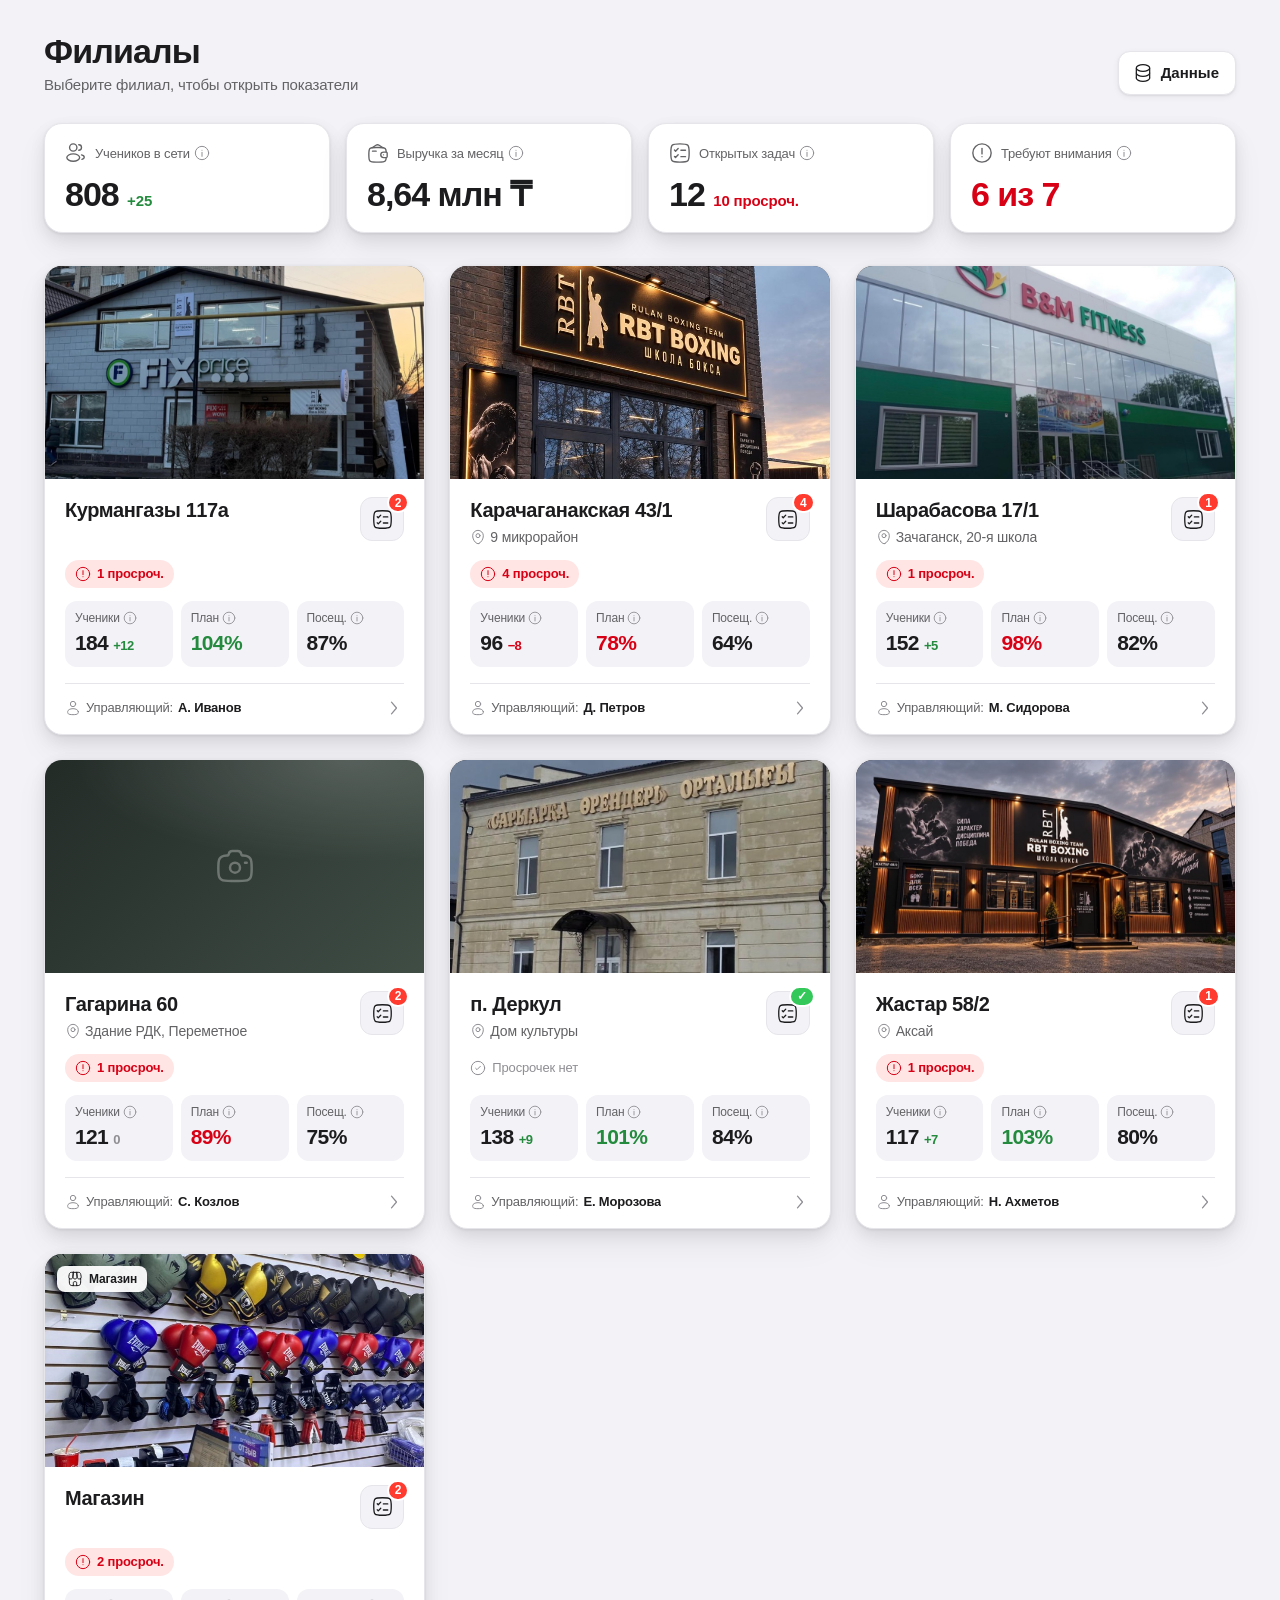
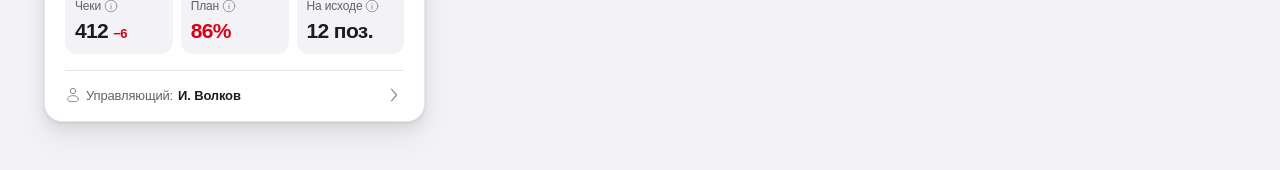
<file: index.html>
<!doctype html>
<html lang="ru">
<head>
<meta charset="utf-8">
<meta name="viewport" content="width=device-width, initial-scale=1, viewport-fit=cover">
<meta name="theme-color" content="#F2F2F7">
<meta name="color-scheme" content="light">
<meta name="apple-mobile-web-app-capable" content="yes">
<meta name="mobile-web-app-capable" content="yes">
<meta name="apple-mobile-web-app-status-bar-style" content="default">
<meta name="apple-mobile-web-app-title" content="CRM">
<meta name="format-detection" content="telephone=no">
<meta name="robots" content="noindex, nofollow">
<title>Филиалы — CRM</title>
<link rel="icon" href="icons/icon.svg" type="image/svg+xml">
<link rel="apple-touch-icon" href="icons/apple-touch-icon.png">
<link rel="manifest" href="manifest.webmanifest">
<link rel="stylesheet" href="css/app.css">
</head>
<body>
<div id="app"><main class="wrap"><p class="sub">Загрузка…</p></main></div>
<noscript><p style="padding:24px">Для работы CRM нужен JavaScript.</p></noscript>
<script src="vendor/apexcharts/apexcharts.min.js" defer></script>
<script type="module" src="js/app.js"></script>
</body>
</html>
</file>
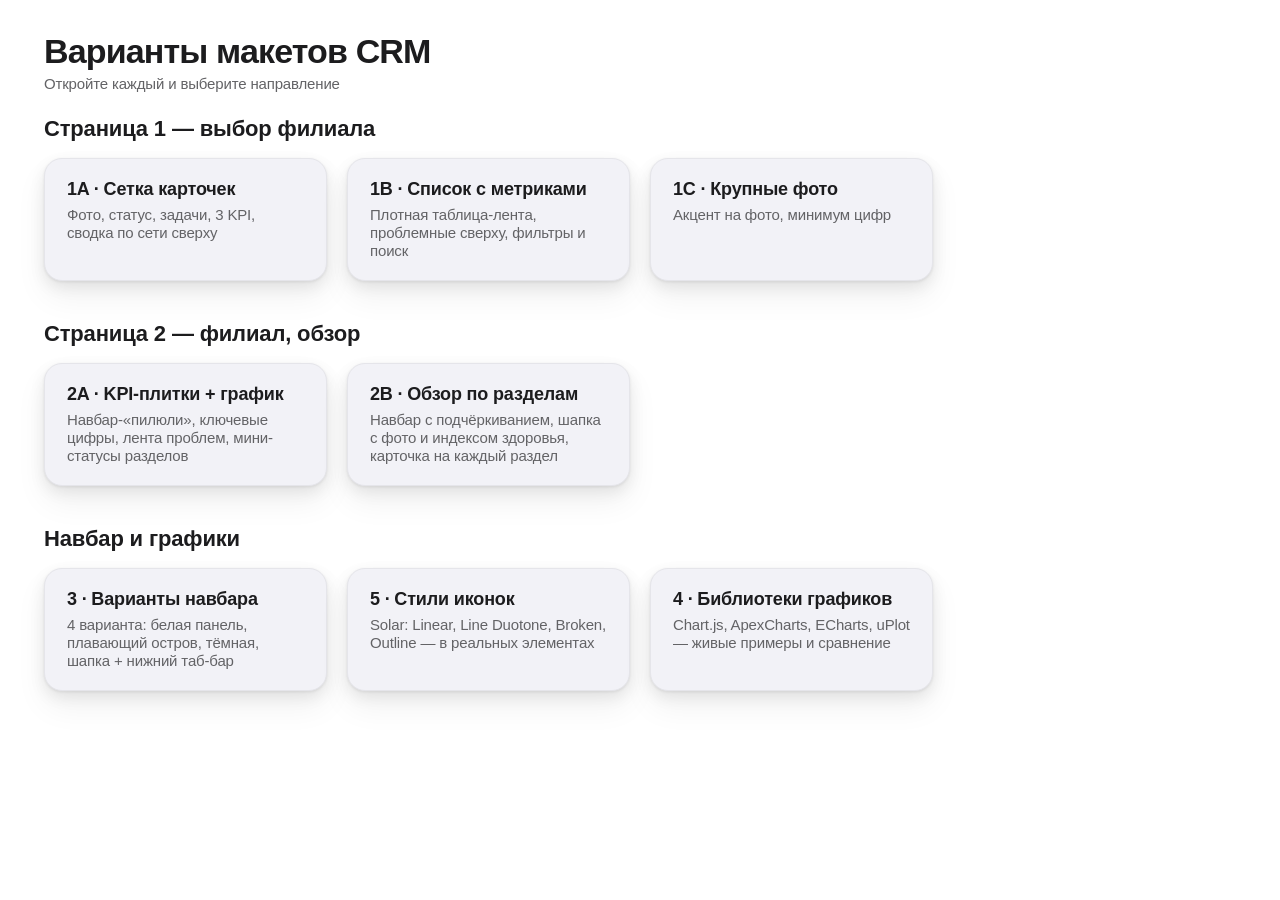
<file: design/index.html>
<!doctype html>
<html lang="ru">
<head>
<meta charset="utf-8">
<meta name="viewport" content="width=device-width, initial-scale=1">
<title>Варианты макетов</title>
<link rel="stylesheet" href="assets/base.css">
<style>
  .g { display: grid; grid-template-columns: repeat(auto-fill, minmax(280px, 1fr)); gap: 20px; margin: 16px 0 40px; }
  .g a { padding: 20px 22px; display: block; transition: transform .2s, box-shadow .2s; }
  .g a:hover { transform: translateY(-3px); box-shadow: var(--shadow-lg); }
  .g b { font-size: 18px; display: block; margin-bottom: 6px; }
  h2 { font-size: 22px; font-weight: 700; margin-top: 24px; }
</style>
</head>
<body>
<div class="wrap">
  <div class="h1">Варианты макетов CRM</div>
  <div class="sub">Откройте каждый и выберите направление</div>

  <h2>Страница 1 — выбор филиала</h2>
  <div class="g">
    <a class="card" href="1A-branches-grid.html"><b>1A · Сетка карточек</b><span class="sub">Фото, статус, задачи, 3 KPI, сводка по сети сверху</span></a>
    <a class="card" href="1B-branches-list.html"><b>1B · Список с метриками</b><span class="sub">Плотная таблица-лента, проблемные сверху, фильтры и поиск</span></a>
    <a class="card" href="1C-branches-photo.html"><b>1C · Крупные фото</b><span class="sub">Акцент на фото, минимум цифр</span></a>
  </div>

  <h2>Страница 2 — филиал, обзор</h2>
  <div class="g">
    <a class="card" href="2A-dashboard-tiles.html"><b>2A · KPI-плитки + график</b><span class="sub">Навбар-«пилюли», ключевые цифры, лента проблем, мини-статусы разделов</span></a>
    <a class="card" href="2B-dashboard-categories.html"><b>2B · Обзор по разделам</b><span class="sub">Навбар с подчёркиванием, шапка с фото и индексом здоровья, карточка на каждый раздел</span></a>
  </div>

  <h2>Навбар и графики</h2>
  <div class="g">
    <a class="card" href="3-navbar-variants.html"><b>3 · Варианты навбара</b><span class="sub">4 варианта: белая панель, плавающий остров, тёмная, шапка + нижний таб-бар</span></a>
    <a class="card" href="5-icon-styles.html"><b>5 · Стили иконок</b><span class="sub">Solar: Linear, Line Duotone, Broken, Outline — в реальных элементах</span></a>
    <a class="card" href="4-chart-libraries.html"><b>4 · Библиотеки графиков</b><span class="sub">Chart.js, ApexCharts, ECharts, uPlot — живые примеры и сравнение</span></a>
  </div>
</div>
</body>
</html>
</file>
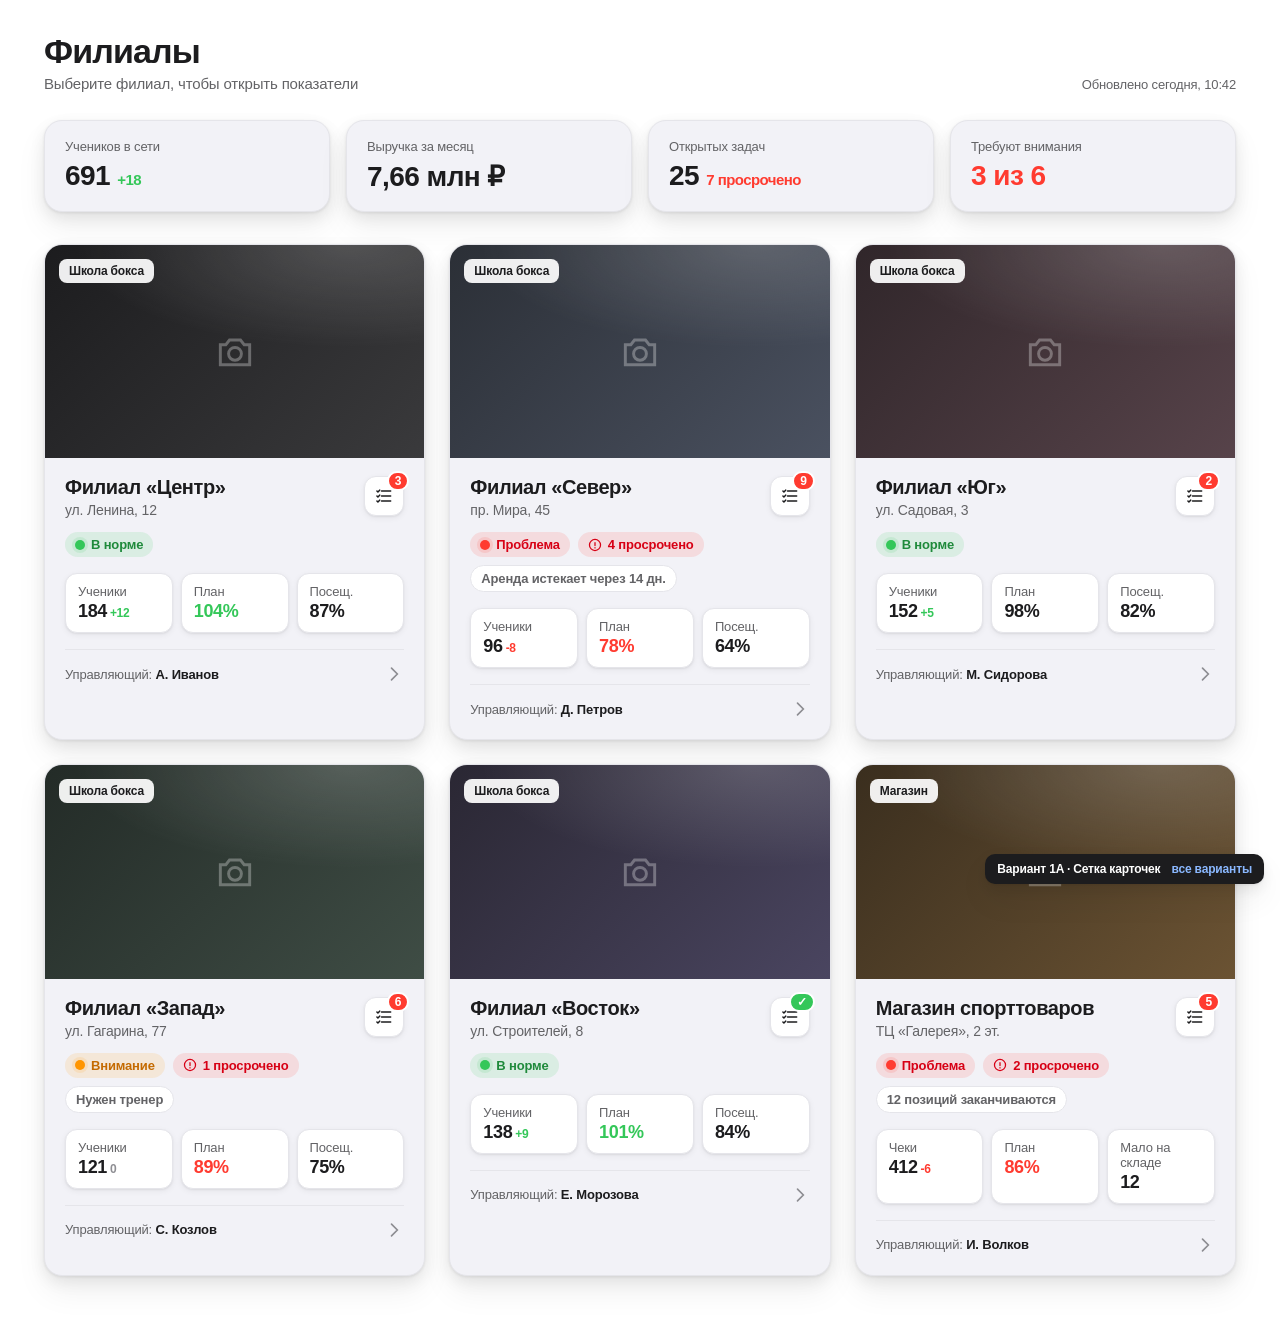
<file: design/1A-branches-grid.html>
<!doctype html>
<html lang="ru">
<head>
<meta charset="utf-8">
<meta name="viewport" content="width=device-width, initial-scale=1">
<title>1A — Выбор филиала (сетка)</title>
<link rel="stylesheet" href="assets/base.css">
<style>
  header { display: flex; justify-content: space-between; align-items: flex-end; gap: 16px; flex-wrap: wrap; margin-bottom: 28px; }

  .summary { display: grid; grid-template-columns: repeat(4, 1fr); gap: 16px; margin-bottom: 32px; }
  .summary .card { padding: 18px 20px; }
  .summary .num { margin-top: 6px; font-size: 28px; }
  @media (max-width: 900px) { .summary { grid-template-columns: repeat(2, 1fr); } }

  .grid { display: grid; grid-template-columns: repeat(3, 1fr); gap: 24px; }
  @media (max-width: 1000px) { .grid { grid-template-columns: repeat(2, 1fr); } }
  @media (max-width: 640px)  { .grid { grid-template-columns: 1fr; } }

  .branch { overflow: hidden; transition: transform .2s, box-shadow .2s; display: block; }
  .branch:hover { transform: translateY(-4px); box-shadow: var(--shadow-lg); }
  .branch .photo { aspect-ratio: 16/9; }
  .branch .type { position: absolute; left: 14px; top: 14px; background: rgba(255,255,255,.92); color: var(--text);
    font-size: 12px; font-weight: 600; padding: 5px 10px; border-radius: 8px; }
  .branch .body { padding: 18px 20px 20px; }
  .branch .top { display: flex; justify-content: space-between; align-items: flex-start; gap: 12px; }
  .branch h3 { font-size: 20px; font-weight: 700; letter-spacing: -0.02em; }
  .branch .addr { color: var(--text-2); font-size: 14px; margin-top: 3px; }
  .branch .status { margin-top: 14px; display: flex; gap: 8px; flex-wrap: wrap; }
  .kpis { display: grid; grid-template-columns: repeat(3, 1fr); gap: 8px; margin-top: 16px; }
  .kpi { background: #fff; border-radius: var(--r-sm); padding: 10px 12px; box-shadow: var(--shadow-sm); border: 1px solid var(--card-strong); }
  .kpi .v { font-size: 18px; font-weight: 700; margin-top: 2px; letter-spacing: -0.02em; }
  .kpi .v small { font-size: 12px; margin-left: 3px; }
  .foot { display: flex; justify-content: space-between; align-items: center; margin-top: 16px; padding-top: 14px; border-top: 1px solid var(--card-strong); font-size: 13px; color: var(--text-2); }
</style>
</head>
<body>
<div class="wrap">
  <header>
    <div>
      <div class="h1">Филиалы</div>
      <div class="sub">Выберите филиал, чтобы открыть показатели</div>
    </div>
    <div class="label">Обновлено сегодня, 10:42</div>
  </header>

  <!-- Предложение: сводка по всей сети -->
  <section class="summary">
    <div class="card"><div class="label">Учеников в сети</div><div class="num">691 <small class="up" style="font-size:15px">+18</small></div></div>
    <div class="card"><div class="label">Выручка за месяц</div><div class="num">7,66 млн ₽</div></div>
    <div class="card"><div class="label">Открытых задач</div><div class="num">25 <small class="down" style="font-size:15px">7 просрочено</small></div></div>
    <div class="card"><div class="label">Требуют внимания</div><div class="num" style="color:var(--red)">3 из 6</div></div>
  </section>

  <section class="grid" id="grid"></section>
</div>

<div class="variant-tag">Вариант 1A · Сетка карточек <a href="index.html">все варианты</a></div>

<script src="assets/data.js"></script>
<script>
document.getElementById('grid').innerHTML = BRANCHES.map(b => {
  const kpis = b.type === 'school'
    ? [['Ученики', `${b.students}<small>${fmtDelta(b.studentsDelta)}</small>`], ['План', fmtPlan(b.plan)], ['Посещ.', b.attendance + '%']]
    : [['Чеки', `${b.checks}<small>${fmtDelta(b.checksDelta)}</small>`], ['План', fmtPlan(b.plan)], ['Мало на складе', b.stock]];
  return `
  <a class="branch card" href="2A-dashboard-tiles.html">
    <div class="photo ${b.p}">${ICON_CAMERA}<span class="type">${b.type === 'shop' ? 'Магазин' : 'Школа бокса'}</span></div>
    <div class="body">
      <div class="top">
        <div><h3>${b.name}</h3><div class="addr">${b.addr}</div></div>
        ${tasksIcon(b)}
      </div>
      <div class="status">
        <span class="pill ${b.status}"><span class="dot ${b.status}"></span>${STATUS_TEXT[b.status]}</span>
        ${b.overdue ? `<span class="pill r">${ICON_ALERT} ${b.overdue} просрочено</span>` : ''}
        ${b.alert ? `<span class="pill n">${b.alert}</span>` : ''}
      </div>
      <div class="kpis">${kpis.map(([l, v]) => `<div class="kpi"><div class="label">${l}</div><div class="v">${v}</div></div>`).join('')}</div>
      <div class="foot"><span>Управляющий: <b style="color:var(--text)">${b.manager}</b></span>${ICON_CHEVRON}</div>
    </div>
  </a>`;
}).join('');
</script>
</body>
</html>
</file>
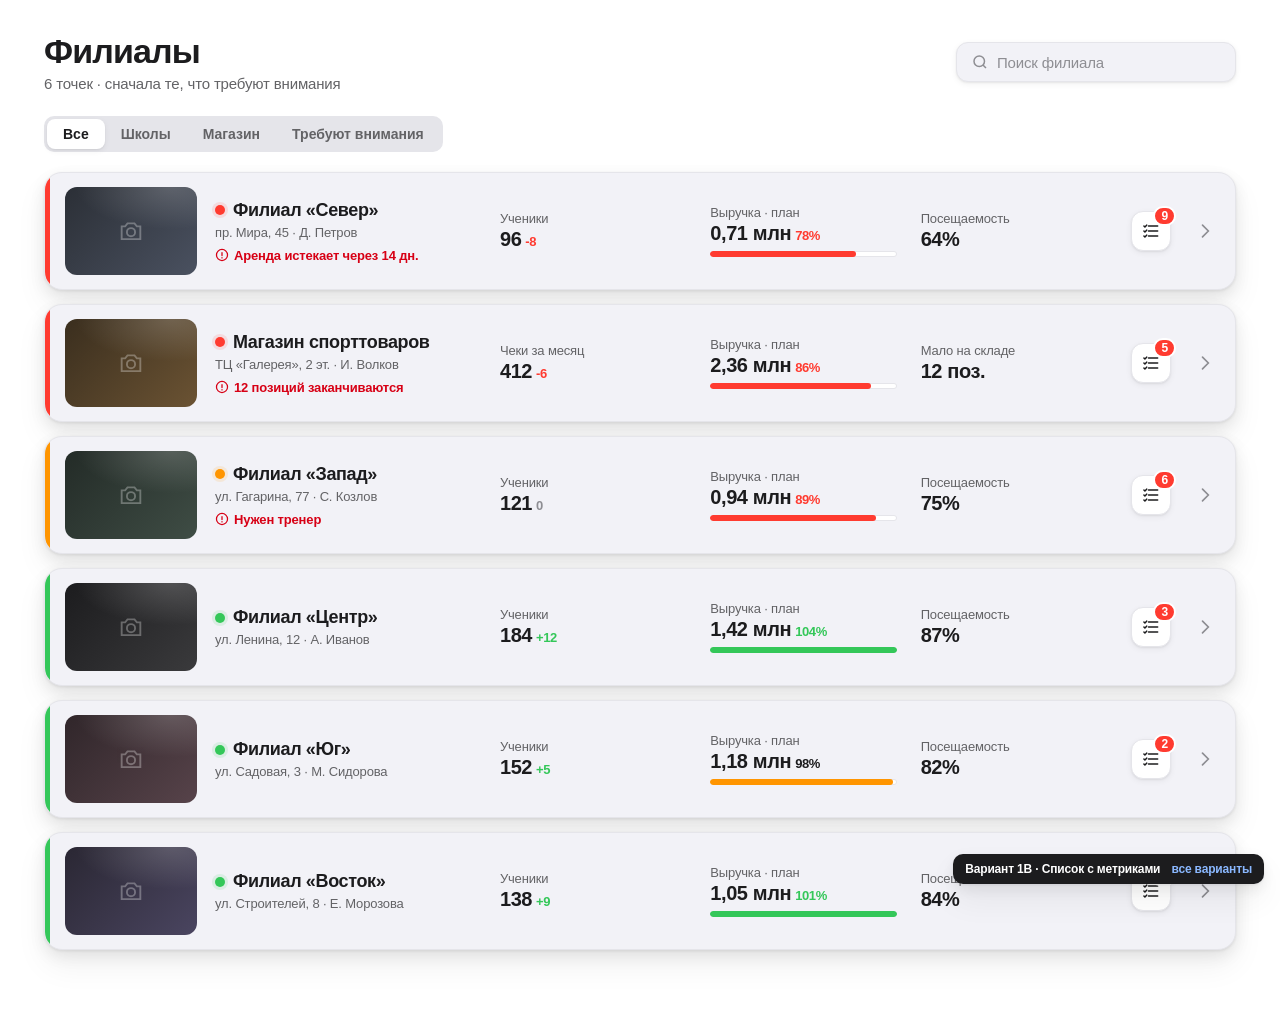
<file: design/1B-branches-list.html>
<!doctype html>
<html lang="ru">
<head>
<meta charset="utf-8">
<meta name="viewport" content="width=device-width, initial-scale=1">
<title>1B — Выбор филиала (список)</title>
<link rel="stylesheet" href="assets/base.css">
<style>
  header { display: flex; justify-content: space-between; align-items: center; gap: 16px; flex-wrap: wrap; margin-bottom: 24px; }
  .search { display: flex; align-items: center; gap: 8px; background: var(--card); border: 1px solid var(--card-strong);
    border-radius: 12px; padding: 10px 14px; width: 280px; color: var(--text-3); font-size: 15px; box-shadow: var(--shadow-sm); }

  .seg { display: inline-flex; background: var(--card-strong); border-radius: 10px; padding: 3px; margin-bottom: 20px; }
  .seg button { padding: 7px 16px; border-radius: 8px; font-size: 14px; font-weight: 600; color: var(--text-2); }
  .seg button.on { background: #fff; color: var(--text); box-shadow: var(--shadow-sm); }

  .list { display: flex; flex-direction: column; gap: 14px; }
  .row { display: grid; grid-template-columns: 132px 1.4fr 1fr 1fr 1fr auto 20px; align-items: center; gap: 24px;
    padding: 14px 20px 14px 14px; transition: transform .2s, box-shadow .2s; position: relative; overflow: hidden; }
  .row::before { content: ""; position: absolute; left: 0; top: 0; bottom: 0; width: 5px; background: var(--c); }
  .row.g { --c: var(--green); } .row.o { --c: var(--orange); } .row.r { --c: var(--red); }
  .row:hover { transform: translateX(4px); box-shadow: var(--shadow-lg); }
  .row .photo { width: 132px; height: 88px; border-radius: 12px; margin-left: 6px; }
  .row .photo svg { width: 28px; height: 28px; }
  .row h3 { font-size: 18px; font-weight: 700; letter-spacing: -0.02em; display: flex; align-items: center; gap: 8px; }
  .row .meta { color: var(--text-2); font-size: 13px; margin-top: 4px; }
  .row .alert { margin-top: 8px; font-size: 13px; font-weight: 600; color: #D70015; display: flex; align-items: center; gap: 5px; }
  .metric .v { font-size: 20px; font-weight: 700; letter-spacing: -0.02em; margin-top: 2px; }
  .metric .v small { font-size: 13px; margin-left: 4px; }
  .bar { height: 6px; background: #fff; border-radius: 3px; margin-top: 6px; overflow: hidden; box-shadow: inset 0 0 0 1px var(--card-strong); }
  .bar i { display: block; height: 100%; border-radius: 3px; }

  @media (max-width: 1000px) {
    .row { grid-template-columns: 96px 1fr auto; gap: 14px; }
    .row .photo { width: 96px; height: 72px; }
    .row .metric, .row > svg { display: none; }
  }
</style>
</head>
<body>
<div class="wrap">
  <header>
    <div>
      <div class="h1">Филиалы</div>
      <div class="sub">6 точек · сначала те, что требуют внимания</div>
    </div>
    <div class="search">
      <svg width="18" height="18" viewBox="0 0 24 24" fill="none" stroke="currentColor" stroke-width="2"><circle cx="11" cy="11" r="7"/><path d="M20 20l-4-4"/></svg>
      Поиск филиала
    </div>
  </header>

  <div class="seg"><button class="on">Все</button><button>Школы</button><button>Магазин</button><button>Требуют внимания</button></div>

  <section class="list" id="list"></section>
</div>

<div class="variant-tag">Вариант 1B · Список с метриками <a href="index.html">все варианты</a></div>

<script src="assets/data.js"></script>
<script>
const order = { r: 0, o: 1, g: 2 };
document.getElementById('list').innerHTML = [...BRANCHES].sort((a, b) => order[a.status] - order[b.status]).map(b => {
  const c = b.plan >= 100 ? 'var(--green)' : b.plan >= 90 ? 'var(--orange)' : 'var(--red)';
  const m1 = b.type === 'school'
    ? `<div class="label">Ученики</div><div class="v">${b.students}<small>${fmtDelta(b.studentsDelta)}</small></div>`
    : `<div class="label">Чеки за месяц</div><div class="v">${b.checks}<small>${fmtDelta(b.checksDelta)}</small></div>`;
  const m3 = b.type === 'school'
    ? `<div class="label">Посещаемость</div><div class="v">${b.attendance}%</div>`
    : `<div class="label">Мало на складе</div><div class="v">${b.stock} поз.</div>`;
  return `
  <a class="row card ${b.status}" href="2A-dashboard-tiles.html">
    <div class="photo ${b.p}">${ICON_CAMERA}</div>
    <div>
      <h3><span class="dot ${b.status}"></span>${b.name}</h3>
      <div class="meta">${b.addr} · ${b.manager}</div>
      ${b.alert ? `<div class="alert">${ICON_ALERT}${b.alert}</div>` : ''}
    </div>
    <div class="metric">${m1}</div>
    <div class="metric"><div class="label">Выручка · план</div><div class="v">${b.revenue.toFixed(2).replace('.', ',')} млн<small>${fmtPlan(b.plan)}</small></div>
      <div class="bar"><i style="width:${Math.min(b.plan, 100)}%;background:${c}"></i></div></div>
    <div class="metric">${m3}</div>
    ${tasksIcon(b)}
    ${ICON_CHEVRON}
  </a>`;
}).join('');
</script>
</body>
</html>
</file>
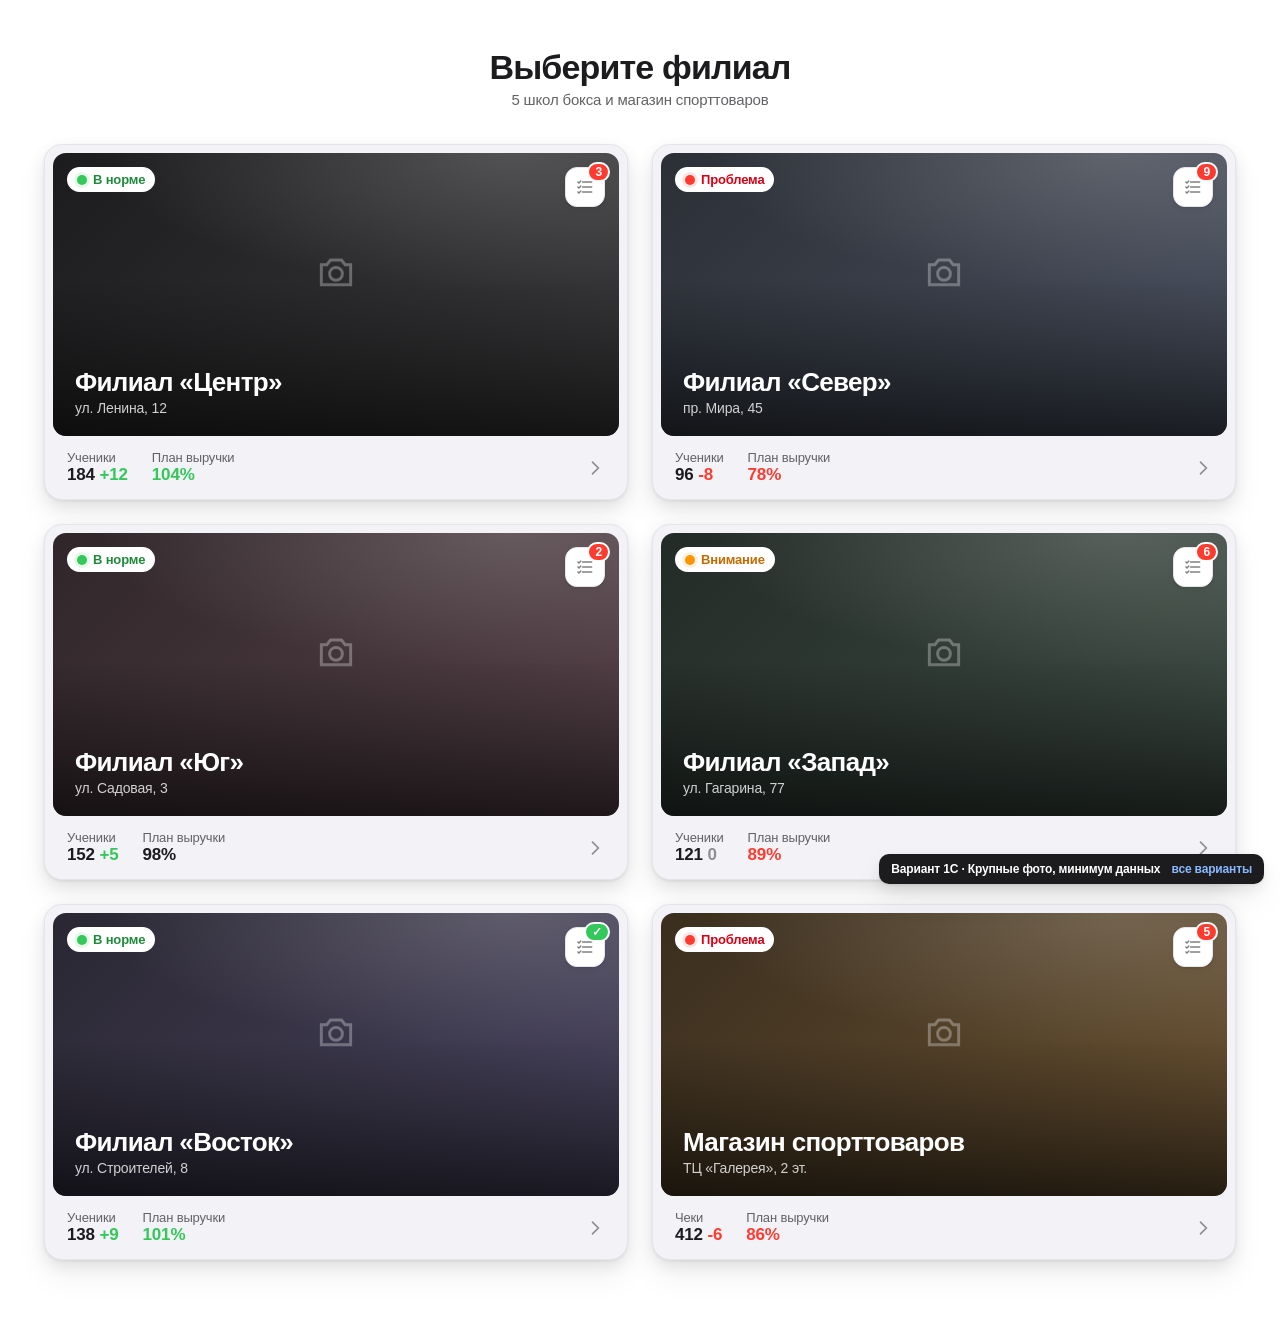
<file: design/1C-branches-photo.html>
<!doctype html>
<html lang="ru">
<head>
<meta charset="utf-8">
<meta name="viewport" content="width=device-width, initial-scale=1">
<title>1C — Выбор филиала (крупные фото)</title>
<link rel="stylesheet" href="assets/base.css">
<style>
  header { text-align: center; margin: 16px 0 36px; }
  .grid { display: grid; grid-template-columns: repeat(2, 1fr); gap: 24px; }
  @media (max-width: 760px) { .grid { grid-template-columns: 1fr; } }

  .tile { overflow: hidden; display: block; transition: transform .25s, box-shadow .25s; padding: 8px; }
  .tile:hover { transform: scale(1.015); box-shadow: var(--shadow-lg); }
  .tile .photo { aspect-ratio: 16/8; border-radius: 13px; align-items: flex-end; justify-content: flex-start; }
  .tile .photo > svg { position: absolute; left: 50%; top: 42%; transform: translate(-50%, -50%); }
  .tile .photo::after { content: ""; position: absolute; inset: 0; background: linear-gradient(transparent 45%, rgba(0,0,0,.65)); }
  .tile .over { position: relative; z-index: 1; padding: 20px 22px; color: #fff; width: 100%; display: flex; justify-content: space-between; align-items: flex-end; }
  .tile h3 { font-size: 26px; font-weight: 700; letter-spacing: -0.025em; }
  .tile .addr { font-size: 14px; opacity: .8; margin-top: 2px; }
  .tile .tasks { position: absolute; z-index: 2; top: 14px; right: 14px; }
  .tile .st { position: absolute; z-index: 2; top: 14px; left: 14px; background: #fff; }
  .strip { display: flex; gap: 24px; padding: 14px 14px 6px; align-items: center; }
  .strip .v { font-size: 17px; font-weight: 700; }
  .strip .grow { flex: 1; }
</style>
</head>
<body>
<div class="wrap">
  <header>
    <div class="h1">Выберите филиал</div>
    <div class="sub">5 школ бокса и магазин спорттоваров</div>
  </header>
  <section class="grid" id="grid"></section>
</div>

<div class="variant-tag">Вариант 1C · Крупные фото, минимум данных <a href="index.html">все варианты</a></div>

<script src="assets/data.js"></script>
<script>
document.getElementById('grid').innerHTML = BRANCHES.map(b => `
  <a class="tile card" href="2B-dashboard-categories.html">
    <div class="photo ${b.p}">
      ${ICON_CAMERA}
      <span class="pill st ${b.status}"><span class="dot ${b.status}"></span>${STATUS_TEXT[b.status]}</span>
      ${tasksIcon(b)}
      <div class="over"><div><h3>${b.name}</h3><div class="addr">${b.addr}</div></div></div>
    </div>
    <div class="strip">
      ${b.type === 'school'
        ? `<div><div class="label">Ученики</div><div class="v">${b.students} ${fmtDelta(b.studentsDelta)}</div></div>`
        : `<div><div class="label">Чеки</div><div class="v">${b.checks} ${fmtDelta(b.checksDelta)}</div></div>`}
      <div><div class="label">План выручки</div><div class="v">${fmtPlan(b.plan)}</div></div>
      <div class="grow"></div>
      ${ICON_CHEVRON}
    </div>
  </a>`).join('');
</script>
</body>
</html>
</file>
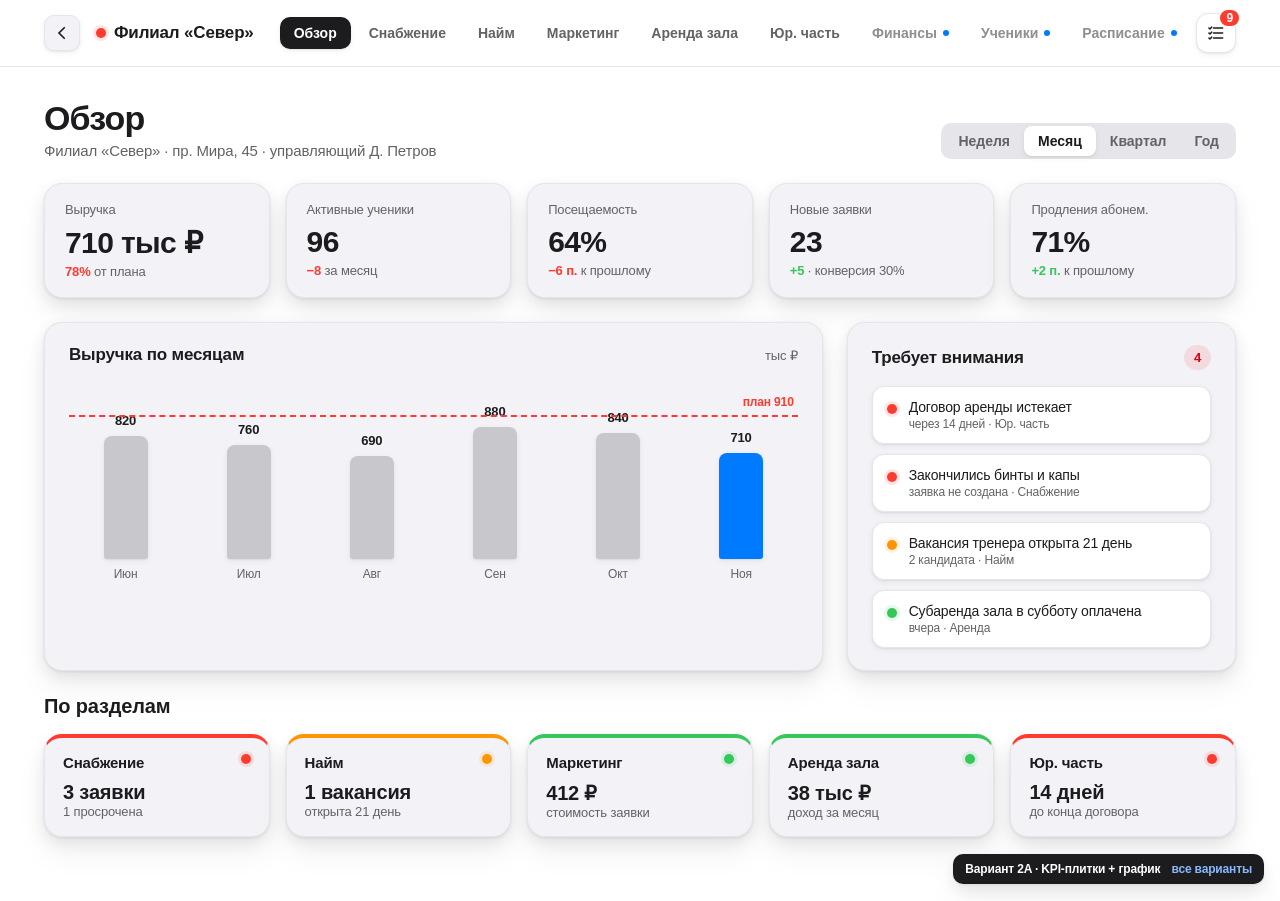
<file: design/2A-dashboard-tiles.html>
<!doctype html>
<html lang="ru">
<head>
<meta charset="utf-8">
<meta name="viewport" content="width=device-width, initial-scale=1">
<title>2A — Филиал: обзор (плитки KPI)</title>
<link rel="stylesheet" href="assets/base.css">
<style>
  .head { display: flex; justify-content: space-between; align-items: flex-end; flex-wrap: wrap; gap: 16px; margin-bottom: 24px; }
  .period { display: inline-flex; background: var(--card-strong); border-radius: 10px; padding: 3px; }
  .period button { padding: 7px 14px; border-radius: 8px; font-size: 14px; font-weight: 600; color: var(--text-2); }
  .period button.on { background: #fff; color: var(--text); box-shadow: var(--shadow-sm); }

  .kpis { display: grid; grid-template-columns: repeat(5, 1fr); gap: 16px; margin-bottom: 24px; }
  .kpis .card { padding: 18px 20px; }
  .kpis .num { font-size: 30px; margin: 8px 0 4px; }
  .kpis .d { font-size: 13px; color: var(--text-2); }
  @media (max-width: 1000px) { .kpis { grid-template-columns: repeat(2, 1fr); } }

  .two { display: grid; grid-template-columns: 2fr 1fr; gap: 24px; margin-bottom: 24px; }
  @media (max-width: 900px) { .two { grid-template-columns: 1fr; } }
  .panel { padding: 22px 24px; }
  .panel h3 { font-size: 17px; font-weight: 700; display: flex; justify-content: space-between; align-items: center; margin-bottom: 16px; }

  .chart { display: flex; align-items: flex-end; gap: 10px; height: 200px; position: relative; padding-top: 8px; }
  .chart .col { flex: 1; display: flex; flex-direction: column; align-items: center; gap: 8px; height: 100%; justify-content: flex-end; }
  .chart .b { width: 100%; max-width: 44px; border-radius: 8px 8px 3px 3px; background: #C7C7CC; box-shadow: var(--shadow-sm); }
  .chart .b.cur { background: var(--blue); }
  .chart .m { font-size: 12px; color: var(--text-2); }
  .chart .plan { position: absolute; left: 0; right: 0; border-top: 2px dashed var(--red); }
  .chart .plan span { position: absolute; right: 0; top: -22px; font-size: 12px; font-weight: 600; color: var(--red); background: var(--card); padding: 0 4px; }

  .tl { list-style: none; display: flex; flex-direction: column; gap: 10px; }
  .tl li { background: #fff; border: 1px solid var(--card-strong); border-radius: 12px; padding: 12px 14px; box-shadow: var(--shadow-sm);
    display: flex; gap: 12px; align-items: flex-start; font-size: 14px; }
  .tl li .dot { margin-top: 5px; }
  .tl li small { display: block; color: var(--text-2); margin-top: 2px; font-size: 12px; }

  .cats { display: grid; grid-template-columns: repeat(5, 1fr); gap: 16px; }
  @media (max-width: 1000px) { .cats { grid-template-columns: repeat(2, 1fr); } }
  .cat { padding: 16px 18px; border-top: 4px solid var(--c); }
  .cat.g { --c: var(--green); } .cat.o { --c: var(--orange); } .cat.r { --c: var(--red); }
  .cat .t { font-weight: 700; font-size: 15px; display: flex; justify-content: space-between; }
  .cat .v { font-size: 20px; font-weight: 700; margin-top: 10px; }
</style>
</head>
<body>
<header class="topbar" id="nav"></header>

<div class="wrap">
  <section id="overview">
    <div class="head">
      <div><div class="h1">Обзор</div><div class="sub">Филиал «Север» · пр. Мира, 45 · управляющий Д. Петров</div></div>
      <div class="period"><button>Неделя</button><button class="on">Месяц</button><button>Квартал</button><button>Год</button></div>
    </div>

    <div class="kpis">
      <div class="card"><div class="label">Выручка</div><div class="num">710 тыс ₽</div><div class="d"><span class="down">78%</span> от плана</div></div>
      <div class="card"><div class="label">Активные ученики</div><div class="num">96</div><div class="d"><span class="down">−8</span> за месяц</div></div>
      <div class="card"><div class="label">Посещаемость</div><div class="num">64%</div><div class="d"><span class="down">−6 п.</span> к прошлому</div></div>
      <div class="card"><div class="label">Новые заявки</div><div class="num">23</div><div class="d"><span class="up">+5</span> · конверсия 30%</div></div>
      <div class="card"><div class="label">Продления абонем.</div><div class="num">71%</div><div class="d"><span class="up">+2 п.</span> к прошлому</div></div>
    </div>

    <div class="two">
      <div class="card panel">
        <h3>Выручка по месяцам <span class="label">тыс ₽</span></h3>
        <div class="chart" id="chart"></div>
      </div>
      <div class="card panel">
        <h3>Требует внимания <span class="pill r">4</span></h3>
        <ul class="tl">
          <li><span class="dot r"></span><div>Договор аренды истекает<small>через 14 дней · Юр. часть</small></div></li>
          <li><span class="dot r"></span><div>Закончились бинты и капы<small>заявка не создана · Снабжение</small></div></li>
          <li><span class="dot o"></span><div>Вакансия тренера открыта 21 день<small>2 кандидата · Найм</small></div></li>
          <li><span class="dot g"></span><div>Субаренда зала в субботу оплачена<small>вчера · Аренда</small></div></li>
        </ul>
      </div>
    </div>

    <h3 style="font-size:20px;font-weight:700;margin:8px 0 16px">По разделам</h3>
    <div class="cats">
      <div class="card cat r"><div class="t">Снабжение <span class="dot r"></span></div><div class="v">3 заявки</div><div class="label">1 просрочена</div></div>
      <div class="card cat o"><div class="t">Найм <span class="dot o"></span></div><div class="v">1 вакансия</div><div class="label">открыта 21 день</div></div>
      <div class="card cat g"><div class="t">Маркетинг <span class="dot g"></span></div><div class="v">412 ₽</div><div class="label">стоимость заявки</div></div>
      <div class="card cat g"><div class="t">Аренда зала <span class="dot g"></span></div><div class="v">38 тыс ₽</div><div class="label">доход за месяц</div></div>
      <div class="card cat r"><div class="t">Юр. часть <span class="dot r"></span></div><div class="v">14 дней</div><div class="label">до конца договора</div></div>
    </div>
  </section>
  <div id="emptyHost"></div>
</div>

<div class="variant-tag">Вариант 2A · KPI-плитки + график <a href="index.html">все варианты</a></div>

<script src="assets/data.js"></script>
<script src="assets/nav.js"></script>
<script>
document.getElementById('emptyHost').outerHTML = EMPTY_HTML;
renderNav(document.getElementById('nav'), 'Филиал «Север»', 'pill');

const months = [['Июн', 820], ['Июл', 760], ['Авг', 690], ['Сен', 880], ['Окт', 840], ['Ноя', 710]];
const max = 1000, plan = 910;
document.getElementById('chart').innerHTML =
  months.map(([m, v], i) => `<div class="col"><div class="label" style="font-weight:600;color:var(--text)">${v}</div><div class="b ${i === months.length - 1 ? 'cur' : ''}" style="height:${v / max * 150}px"></div><div class="m">${m}</div></div>`).join('') +
  `<div class="plan" style="bottom:${plan / max * 150 + 28}px"><span>план ${plan}</span></div>`;
</script>
</body>
</html>
</file>
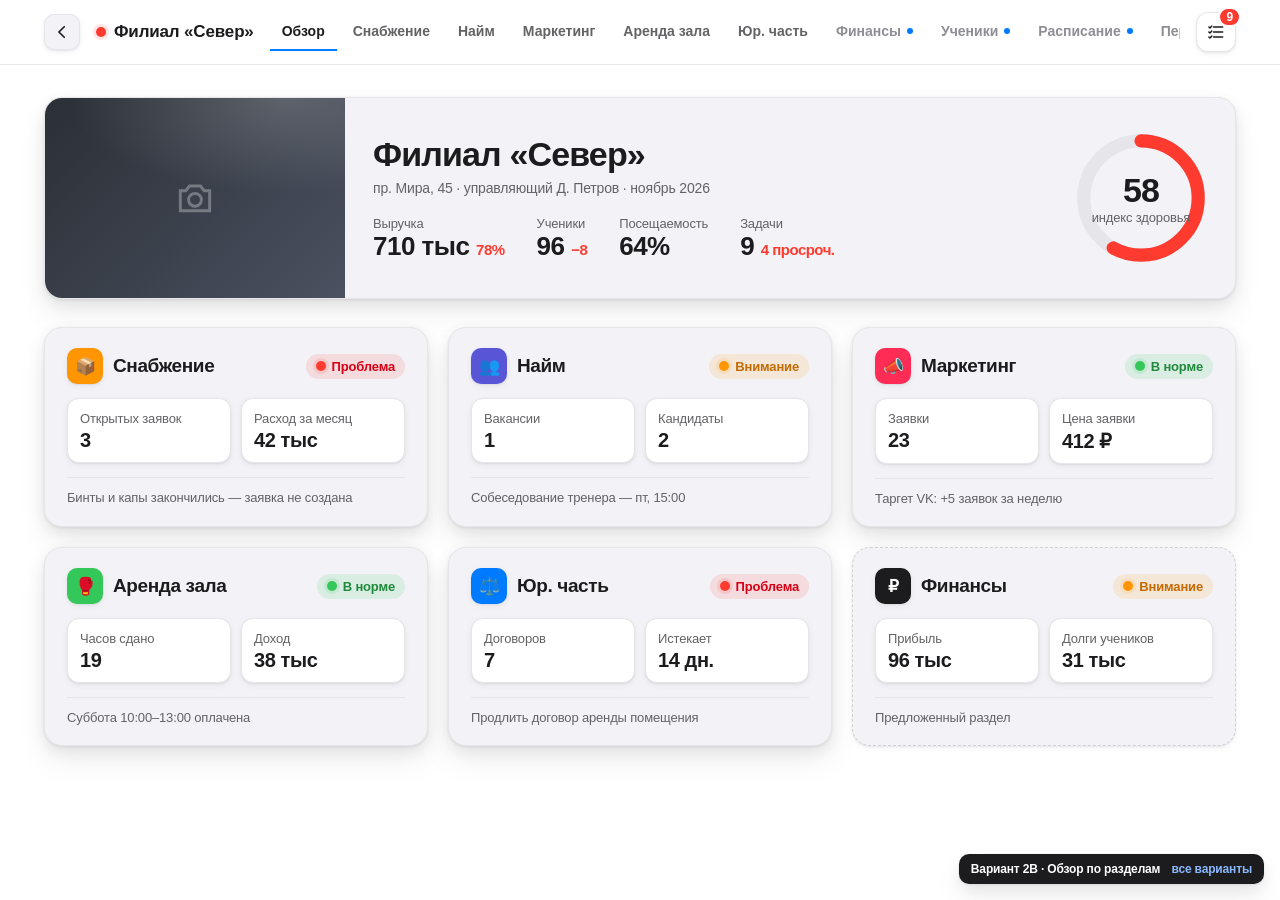
<file: design/2B-dashboard-categories.html>
<!doctype html>
<html lang="ru">
<head>
<meta charset="utf-8">
<meta name="viewport" content="width=device-width, initial-scale=1">
<title>2B — Филиал: обзор (по разделам)</title>
<link rel="stylesheet" href="assets/base.css">
<style>
  .hero { display: grid; grid-template-columns: 300px 1fr; gap: 0; overflow: hidden; margin-bottom: 28px; }
  .hero .photo { min-height: 200px; }
  .hero .info { padding: 24px 28px; display: grid; grid-template-columns: 1fr auto; gap: 20px; align-items: center; }
  .hero .meta { color: var(--text-2); font-size: 14px; margin-top: 6px; }
  .hero .stats { display: flex; gap: 32px; margin-top: 20px; flex-wrap: wrap; }
  .hero .stats .num { font-size: 26px; }
  .score { width: 132px; height: 132px; position: relative; }
  .score svg { transform: rotate(-90deg); }
  .score .c { position: absolute; inset: 0; display: flex; flex-direction: column; align-items: center; justify-content: center; }
  .score .c b { font-size: 34px; font-weight: 700; letter-spacing: -0.03em; }
  @media (max-width: 800px) { .hero { grid-template-columns: 1fr; } .hero .info { grid-template-columns: 1fr; } }

  .grid { display: grid; grid-template-columns: repeat(3, 1fr); gap: 20px; }
  @media (max-width: 1000px) { .grid { grid-template-columns: repeat(2, 1fr); } }
  @media (max-width: 640px)  { .grid { grid-template-columns: 1fr; } }
  .sec { padding: 20px 22px; display: flex; flex-direction: column; gap: 14px; transition: transform .2s, box-shadow .2s; cursor: pointer; }
  .sec:hover { transform: translateY(-3px); box-shadow: var(--shadow-lg); }
  .sec .t { display: flex; justify-content: space-between; align-items: center; }
  .sec h3 { font-size: 19px; font-weight: 700; letter-spacing: -0.02em; display: flex; gap: 10px; align-items: center; }
  .sec .ic { width: 36px; height: 36px; border-radius: 10px; display: flex; align-items: center; justify-content: center; color: #fff; font-size: 17px; box-shadow: var(--shadow-sm); }
  .sec .pair { display: grid; grid-template-columns: 1fr 1fr; gap: 10px; }
  .sec .pair div { background: #fff; border: 1px solid var(--card-strong); border-radius: 12px; padding: 10px 12px; box-shadow: var(--shadow-sm); }
  .sec .pair b { display: block; font-size: 20px; font-weight: 700; margin-top: 2px; letter-spacing: -0.02em; }
  .sec .last { font-size: 13px; color: var(--text-2); border-top: 1px solid var(--card-strong); padding-top: 12px; }
  .sec.extra { border-style: dashed; border-color: var(--border); box-shadow: var(--shadow-sm); }
</style>
</head>
<body>
<header class="topbar" id="nav"></header>

<div class="wrap">
  <section id="overview">
    <div class="hero card">
      <div class="photo p-2"><svg viewBox="0 0 24 24" fill="none" stroke="currentColor" stroke-width="1.6"><path d="M4 8h3l2-2.5h6L17 8h3v11H4z"/><circle cx="12" cy="13" r="3.5"/></svg></div>
      <div class="info">
        <div>
          <div class="h1">Филиал «Север»</div>
          <div class="meta">пр. Мира, 45 · управляющий Д. Петров · ноябрь 2026</div>
          <div class="stats">
            <div><div class="label">Выручка</div><div class="num">710 тыс <span class="down" style="font-size:15px">78%</span></div></div>
            <div><div class="label">Ученики</div><div class="num">96 <span class="down" style="font-size:15px">−8</span></div></div>
            <div><div class="label">Посещаемость</div><div class="num">64%</div></div>
            <div><div class="label">Задачи</div><div class="num">9 <span class="down" style="font-size:15px">4 просроч.</span></div></div>
          </div>
        </div>
        <div class="score">
          <svg viewBox="0 0 120 120" width="132" height="132">
            <circle cx="60" cy="60" r="52" fill="none" stroke="#E5E5EA" stroke-width="12"/>
            <circle cx="60" cy="60" r="52" fill="none" stroke="var(--red)" stroke-width="12" stroke-linecap="round" stroke-dasharray="0 400" id="ring"/>
          </svg>
          <div class="c"><b>58</b><span class="label">индекс здоровья</span></div>
        </div>
      </div>
    </div>

    <div class="grid" id="grid"></div>
  </section>
  <div id="emptyHost"></div>
</div>

<div class="variant-tag">Вариант 2B · Обзор по разделам <a href="index.html">все варианты</a></div>

<script src="assets/data.js"></script>
<script src="assets/nav.js"></script>
<script>
document.getElementById('emptyHost').outerHTML = EMPTY_HTML;
renderNav(document.getElementById('nav'), 'Филиал «Север»', 'line');

const L = 2 * Math.PI * 52;
document.getElementById('ring').setAttribute('stroke-dasharray', `${L * .58} ${L}`);

const CATS = [
  { n: 'Снабжение',   ic: '📦', c: '#FF9500', s: 'r', a: ['Открытых заявок', '3'], b: ['Расход за месяц', '42 тыс'], last: 'Бинты и капы закончились — заявка не создана' },
  { n: 'Найм',        ic: '👥', c: '#5856D6', s: 'o', a: ['Вакансии', '1'], b: ['Кандидаты', '2'], last: 'Собеседование тренера — пт, 15:00' },
  { n: 'Маркетинг',   ic: '📣', c: '#FF2D55', s: 'g', a: ['Заявки', '23'], b: ['Цена заявки', '412 ₽'], last: 'Таргет VK: +5 заявок за неделю' },
  { n: 'Аренда зала', ic: '🥊', c: '#34C759', s: 'g', a: ['Часов сдано', '19'], b: ['Доход', '38 тыс'], last: 'Суббота 10:00–13:00 оплачена' },
  { n: 'Юр. часть',   ic: '⚖️', c: '#007AFF', s: 'r', a: ['Договоров', '7'], b: ['Истекает', '14 дн.'], last: 'Продлить договор аренды помещения' },
  { n: 'Финансы',     ic: '₽',  c: '#1C1C1E', s: 'o', extra: true, a: ['Прибыль', '96 тыс'], b: ['Долги учеников', '31 тыс'], last: 'Предложенный раздел' },
];
document.getElementById('grid').innerHTML = CATS.map(x => `
  <div class="sec card ${x.extra ? 'extra' : ''}">
    <div class="t">
      <h3><span class="ic" style="background:${x.c}">${x.ic}</span>${x.n}</h3>
      <span class="pill ${x.s}"><span class="dot ${x.s}"></span>${STATUS_TEXT[x.s]}</span>
    </div>
    <div class="pair"><div><span class="label">${x.a[0]}</span><b>${x.a[1]}</b></div><div><span class="label">${x.b[0]}</span><b>${x.b[1]}</b></div></div>
    <div class="last">${x.last}</div>
  </div>`).join('');
</script>
</body>
</html>
</file>
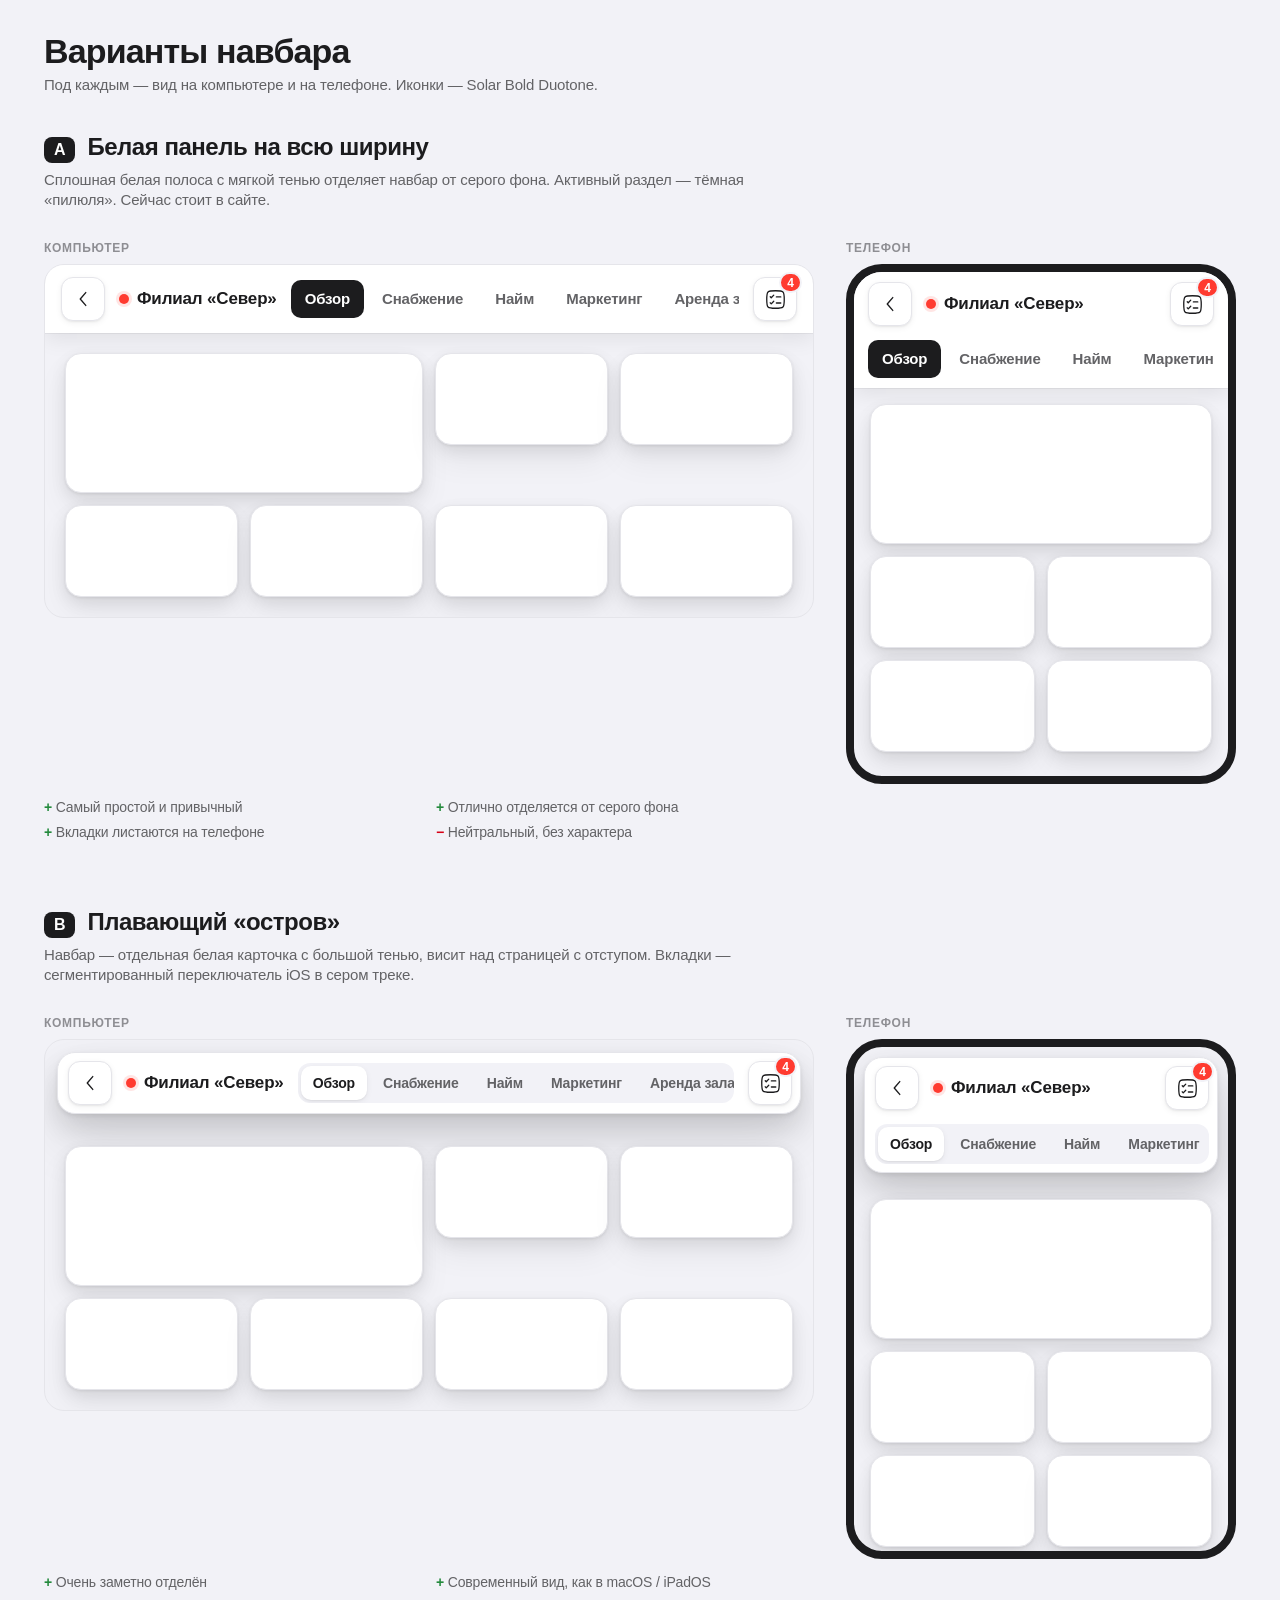
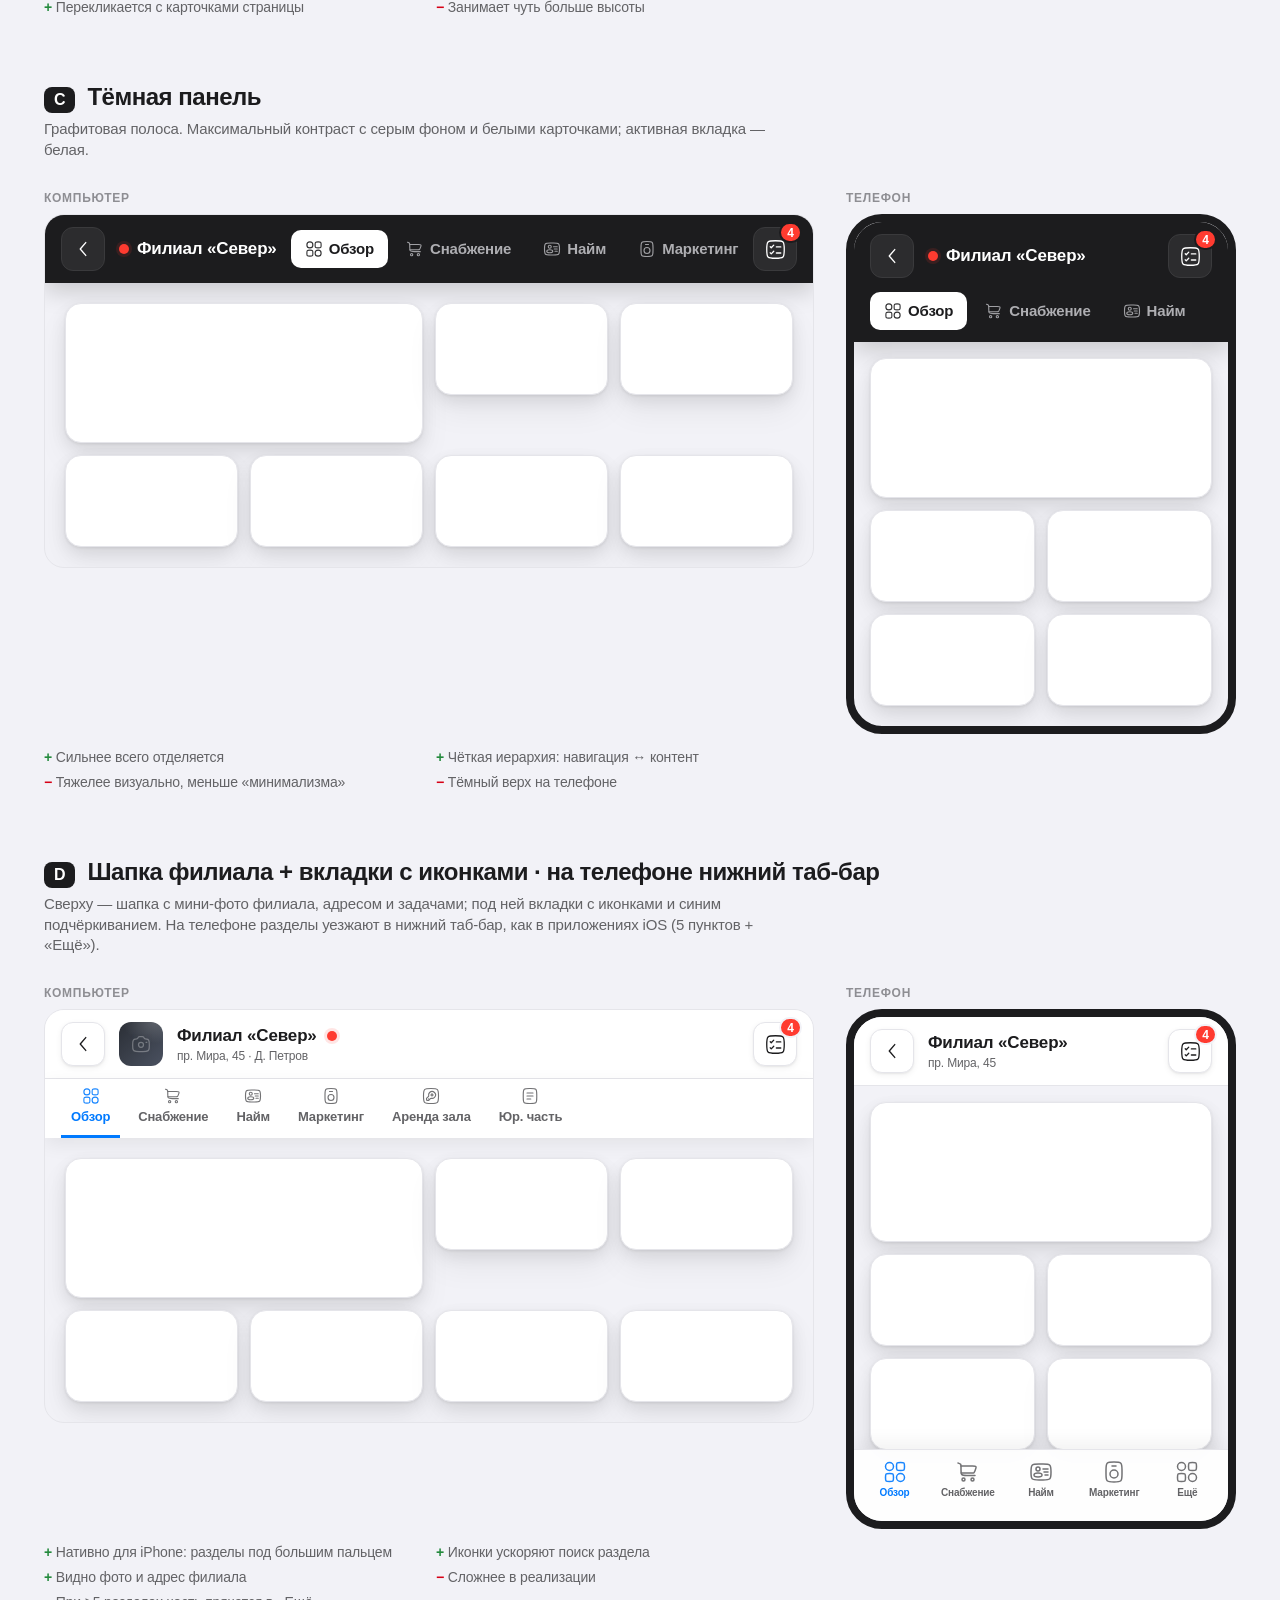
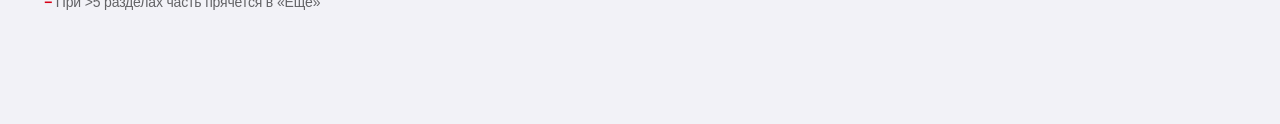
<file: design/3-navbar-variants.html>
<!doctype html>
<html lang="ru">
<head>
<meta charset="utf-8">
<meta name="viewport" content="width=device-width, initial-scale=1">
<title>Варианты навбара</title>
<link rel="stylesheet" href="../css/app.css">
<style>
  .variant { margin-bottom: 64px; }
  .v-head { display: flex; align-items: baseline; gap: 12px; flex-wrap: wrap; margin-bottom: 6px; }
  .v-head h2 { font-size: 24px; font-weight: 700; letter-spacing: -0.02em; }
  .v-letter { background: var(--text); color: #fff; font-weight: 700; border-radius: 8px; padding: 2px 10px; }
  .v-desc { color: var(--text-2); font-size: 15px; margin-bottom: 16px; max-width: 760px; }
  .cap { font-size: 12px; font-weight: 700; color: var(--text-3); text-transform: uppercase; letter-spacing: .06em; margin: 14px 0 8px; }

  /* «Экран» с куском страницы под навбаром */
  .screen { background: var(--bg); border-radius: 20px; overflow: hidden; border: 1px solid var(--card-strong); position: relative; }
  .screen.phone { width: 390px; max-width: 100%; border-radius: 36px; border: 8px solid #1C1C1E; height: 520px; }
  .page { padding: 20px; display: grid; grid-template-columns: repeat(4, 1fr); gap: 12px; }
  .phone .page { grid-template-columns: repeat(2, 1fr); padding: 16px; }
  .ghost-card { height: 92px; background: #fff; border-radius: 16px; box-shadow: var(--shadow); border: 1px solid var(--card-strong); }
  .ghost-card.wide { grid-column: span 2; height: 140px; }
  .phone .ghost-card.wide { grid-column: span 2; }
  .row { display: flex; gap: 32px; flex-wrap: wrap; align-items: flex-start; }
  .row > .desk { flex: 1 1 640px; min-width: 0; }

  .bar { display: flex; align-items: center; gap: 14px; padding: 12px 16px; }
  .name { font-weight: 700; font-size: 17px; display: flex; align-items: center; gap: 8px; white-space: nowrap; }
  .name small { display: block; font-size: 12px; font-weight: 500; color: var(--text-2); }
  .scroller { display: flex; gap: 4px; overflow-x: auto; scrollbar-width: none; flex: 1; min-width: 0; }
  .scroller::-webkit-scrollbar { display: none; }
  .t { white-space: nowrap; display: inline-flex; align-items: center; gap: 6px; min-height: 38px; padding: 0 14px; border-radius: 10px; font-size: 15px; font-weight: 600; color: var(--text-2); }
  .t .ic { opacity: .9; }

  /* A — белая панель на всю ширину с тенью */
  .A .bar { background: #fff; box-shadow: 0 1px 0 rgba(0,0,0,.05), 0 6px 20px rgba(0,0,0,.08); }
  .A .t.on { background: var(--text); color: #fff; }
  .A .phone .bar { flex-wrap: wrap; padding: 10px 14px 10px; }
  .A .phone .scroller { flex-basis: 100%; order: 3; }

  /* B — плавающий «остров» */
  .B .bar { margin: 12px; background: #fff; border-radius: 18px; box-shadow: var(--shadow-lg); border: 1px solid var(--card-strong); padding: 8px 8px 8px 10px; }
  .B .track { background: var(--inset); border-radius: 12px; padding: 3px; }
  .B .t { min-height: 34px; padding: 0 12px; font-size: 14px; }
  .B .t.on { background: #fff; color: var(--text); box-shadow: var(--shadow-sm); }
  .B .phone .bar { flex-wrap: wrap; margin: 10px; }
  .B .phone .track { flex-basis: 100%; order: 3; }

  /* C — тёмная панель */
  .C .bar { background: #1C1C1E; color: #fff; box-shadow: 0 8px 24px rgba(0,0,0,.18); }
  .C .icon-btn { background: #2C2C2E; border-color: #3A3A3C; color: #fff; box-shadow: none; }
  .C .tasks-btn { background: #2C2C2E; border-color: #3A3A3C; color: #fff; box-shadow: none; --badge-ring: #1C1C1E; }
  .C .t { color: #AEAEB2; }
  .C .t.on { background: #fff; color: #1C1C1E; }
  .C .phone .bar { flex-wrap: wrap; }
  .C .phone .scroller { flex-basis: 100%; order: 3; }

  /* D — шапка филиала + вкладки с иконками; на телефоне нижний таб-бар как в iOS */
  .D .hdr { background: #fff; display: flex; align-items: center; gap: 14px; padding: 12px 16px; border-bottom: 1px solid var(--card-strong); }
  .D .thumb { width: 44px; height: 44px; border-radius: 12px; }
  .D .thumb svg { width: 20px; height: 20px; }
  .D .tabsrow { background: #fff; display: flex; gap: 8px; padding: 0 16px; box-shadow: 0 6px 18px rgba(0,0,0,.07); overflow-x: auto; scrollbar-width: none; }
  .D .tabsrow .t { flex-direction: column; gap: 3px; border-radius: 0; padding: 8px 10px 9px; font-size: 13px; min-height: 0; border-bottom: 3px solid transparent; }
  .D .tabsrow .t.on { color: var(--blue); border-bottom-color: var(--blue); }
  .D .tabbar { position: absolute; left: 0; right: 0; bottom: 0; background: rgba(255,255,255,.94); border-top: 1px solid var(--card-strong);
    display: flex; justify-content: space-around; padding: 6px 4px 18px; box-shadow: 0 -6px 18px rgba(0,0,0,.06); }
  .D .tabbar .t { flex-direction: column; gap: 2px; font-size: 10px; padding: 4px 2px; min-height: 0; flex: 1; }
  .D .tabbar .t.on { color: var(--blue); }

  .pc { list-style: none; display: grid; grid-template-columns: 1fr 1fr; gap: 6px 24px; font-size: 14px; color: var(--text-2); margin-top: 14px; max-width: 760px; }
  .pc li::before { content: "+ "; color: var(--green-ink); font-weight: 700; }
  .pc li.m::before { content: "− "; color: var(--red-ink); }
  @media (max-width: 640px) { .pc { grid-template-columns: 1fr; } }
</style>
</head>
<body>
<main class="wrap">
  <h1 class="h1">Варианты навбара</h1>
  <p class="sub" style="margin-bottom:36px">Под каждым — вид на компьютере и на телефоне. Иконки — Solar Bold Duotone.</p>
  <div id="root"></div>
</main>

<script type="module">
import { icon } from '../js/icons.js';

const SECS = [['Обзор', 'widget-2'], ['Снабжение', 'cart-large-2'], ['Найм', 'user-id'], ['Маркетинг', 'speaker-minimalistic'], ['Аренда зала', 'key-minimalistic-square'], ['Юр. часть', 'document-text']];
const back = `<a class="icon-btn">${icon('alt-arrow-left', { size: 22 })}</a>`;
const tasks = `<button class="tasks-btn">${icon('checklist-minimalistic', { style: 'duo', size: 22 })}<span class="badge">4</span></button>`;
const name = `<div class="name"><span class="dot r"></span>Филиал «Север»</div>`;
const tabs = (withIcons) => SECS.map(([n, ic], i) => `<span class="t ${i === 0 ? 'on' : ''}">${withIcons ? icon(ic, { style: 'duo', size: 18 }) : ''}${n}</span>`).join('');
const page = (phone) => `<div class="page">${'<div class="ghost-card wide"></div>' + '<div class="ghost-card"></div>'.repeat(phone ? 4 : 6)}</div>`;

const V = [
  { id: 'A', title: 'Белая панель на всю ширину', desc: 'Сплошная белая полоса с мягкой тенью отделяет навбар от серого фона. Активный раздел — тёмная «пилюля». Сейчас стоит в сайте.',
    pros: ['Самый простой и привычный', 'Отлично отделяется от серого фона', 'Вкладки листаются на телефоне'], cons: ['Нейтральный, без характера'],
    bar: (p) => `<div class="bar">${back}${name}${p ? '<span style="flex:1"></span>' : ''}<div class="scroller">${tabs(false)}</div>${tasks}</div>` },
  { id: 'B', title: 'Плавающий «остров»', desc: 'Навбар — отдельная белая карточка с большой тенью, висит над страницей с отступом. Вкладки — сегментированный переключатель iOS в сером треке.',
    pros: ['Очень заметно отделён', 'Современный вид, как в macOS / iPadOS', 'Перекликается с карточками страницы'], cons: ['Занимает чуть больше высоты'],
    bar: (p) => `<div class="bar">${back}${name}${p ? '<span style="flex:1"></span>' : ''}<div class="scroller track">${tabs(false)}</div>${tasks}</div>` },
  { id: 'C', title: 'Тёмная панель', desc: 'Графитовая полоса. Максимальный контраст с серым фоном и белыми карточками; активная вкладка — белая.',
    pros: ['Сильнее всего отделяется', 'Чёткая иерархия: навигация ↔ контент'], cons: ['Тяжелее визуально, меньше «минимализма»', 'Тёмный верх на телефоне'],
    bar: (p) => `<div class="bar">${back}${name}${p ? '<span style="flex:1"></span>' : ''}<div class="scroller">${tabs(true)}</div>${tasks}</div>` },
  { id: 'D', title: 'Шапка филиала + вкладки с иконками · на телефоне нижний таб-бар', desc: 'Сверху — шапка с мини-фото филиала, адресом и задачами; под ней вкладки с иконками и синим подчёркиванием. На телефоне разделы уезжают в нижний таб-бар, как в приложениях iOS (5 пунктов + «Ещё»).',
    pros: ['Нативно для iPhone: разделы под большим пальцем', 'Иконки ускоряют поиск раздела', 'Видно фото и адрес филиала'], cons: ['Сложнее в реализации', 'При >5 разделах часть прячется в «Ещё»'],
    custom: true },
];

const D_desk = () => `
  <div class="hdr"><div class="photo tone-2 thumb">${icon('camera', { size: 20 })}</div><div class="name" style="flex:1;display:block">Филиал «Север» <span class="dot r" style="margin-left:6px"></span><small>пр. Мира, 45 · Д. Петров</small></div>${back.replace('icon-btn', 'icon-btn" style="order:-1')}${tasks}</div>
  <div class="tabsrow">${tabs(true)}</div>`;
const D_phone = () => `
  <div class="hdr">${back}<div class="name" style="flex:1;display:block;min-width:0">Филиал «Север»<small>пр. Мира, 45</small></div>${tasks}</div>
  ${page(true)}
  <div class="tabbar">${SECS.slice(0, 4).map(([n, ic], i) => `<span class="t ${i === 0 ? 'on' : ''}">${icon(ic, { style: 'duo', size: 24 })}${n}</span>`).join('')}<span class="t">${icon('widget-2', { size: 24 })}Ещё</span></div>`;

document.getElementById('root').innerHTML = V.map(v => `
  <section class="variant ${v.id}">
    <div class="v-head"><span class="v-letter">${v.id}</span><h2>${v.title}</h2></div>
    <p class="v-desc">${v.desc}</p>
    <div class="row">
      <div class="desk"><div class="cap">Компьютер</div><div class="screen">${v.custom ? D_desk() : v.bar(false)}${page(false)}</div></div>
      <div><div class="cap">Телефон</div><div class="screen phone">${v.custom ? D_phone() : v.bar(true) + page(true)}</div></div>
    </div>
    <ul class="pc">${v.pros.map(x => `<li>${x}</li>`).join('')}${v.cons.map(x => `<li class="m">${x}</li>`).join('')}</ul>
  </section>`).join('');
</script>
</body>
</html>
</file>
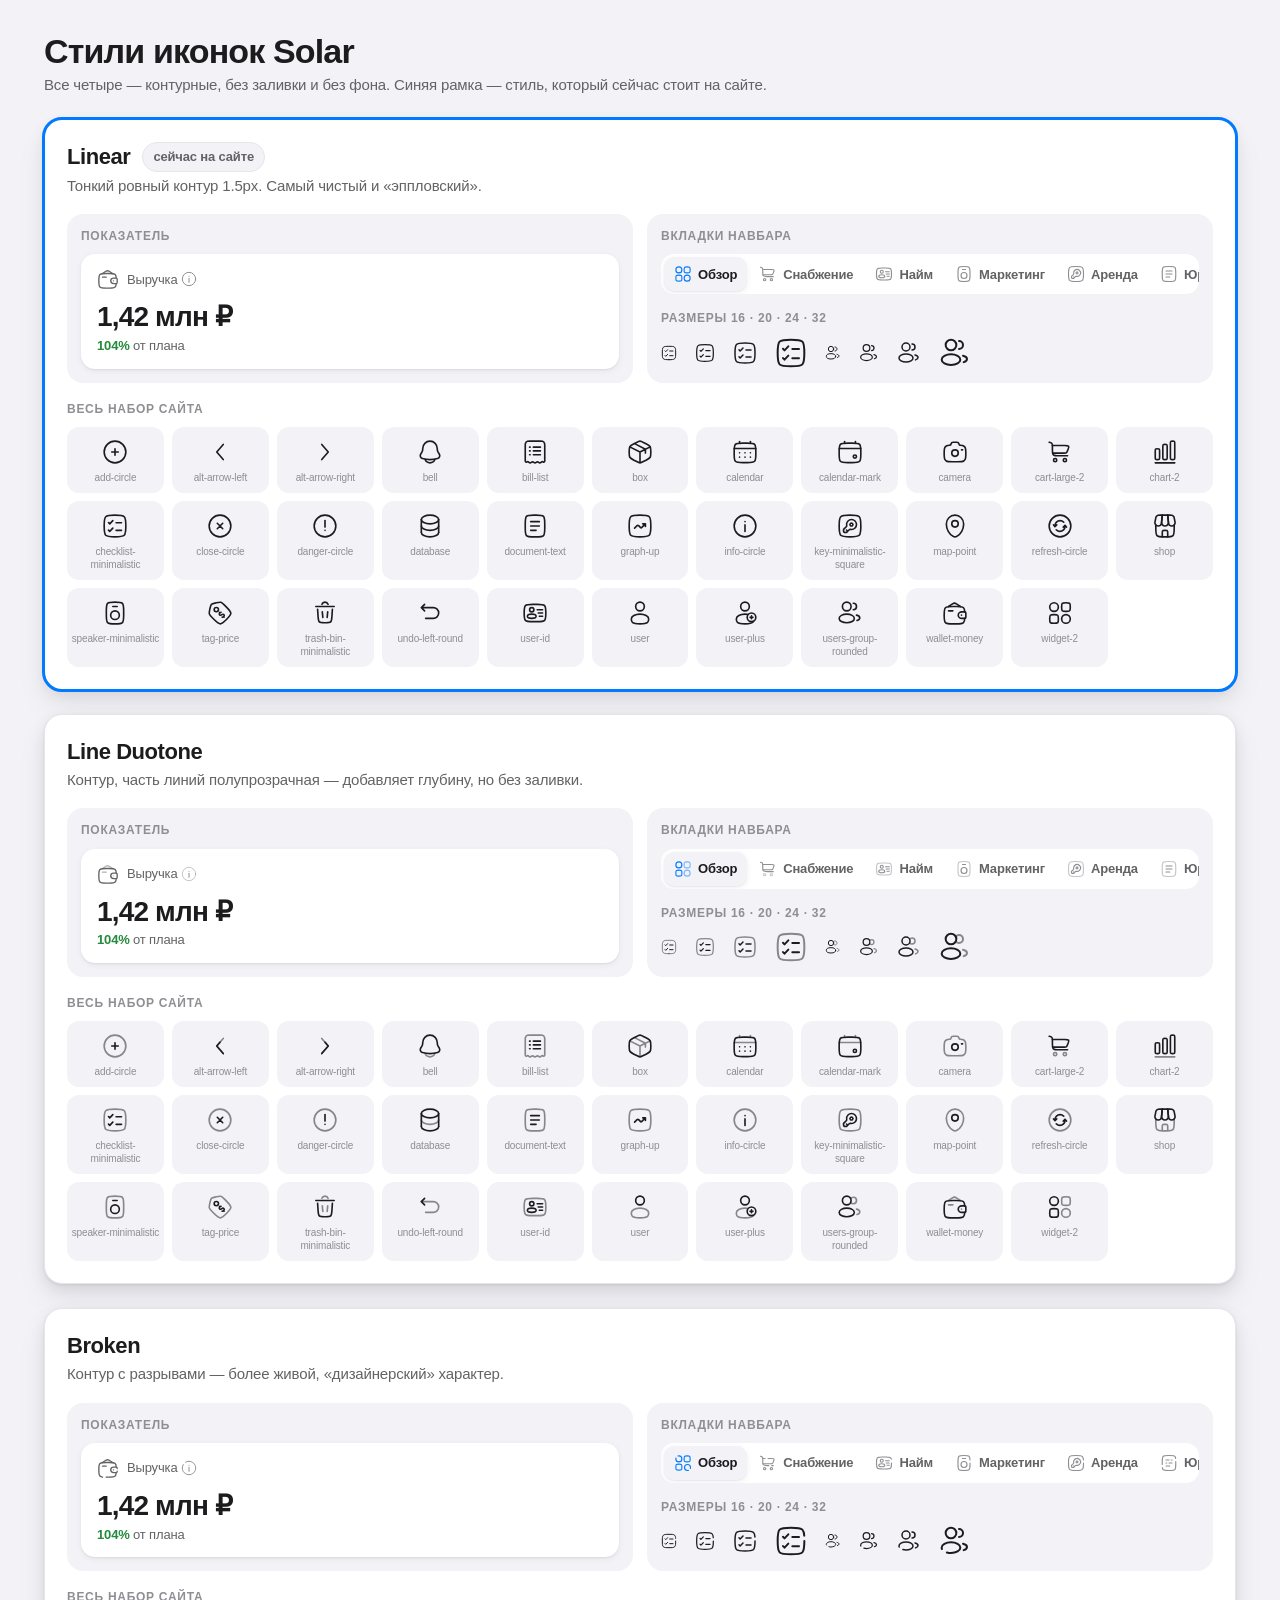
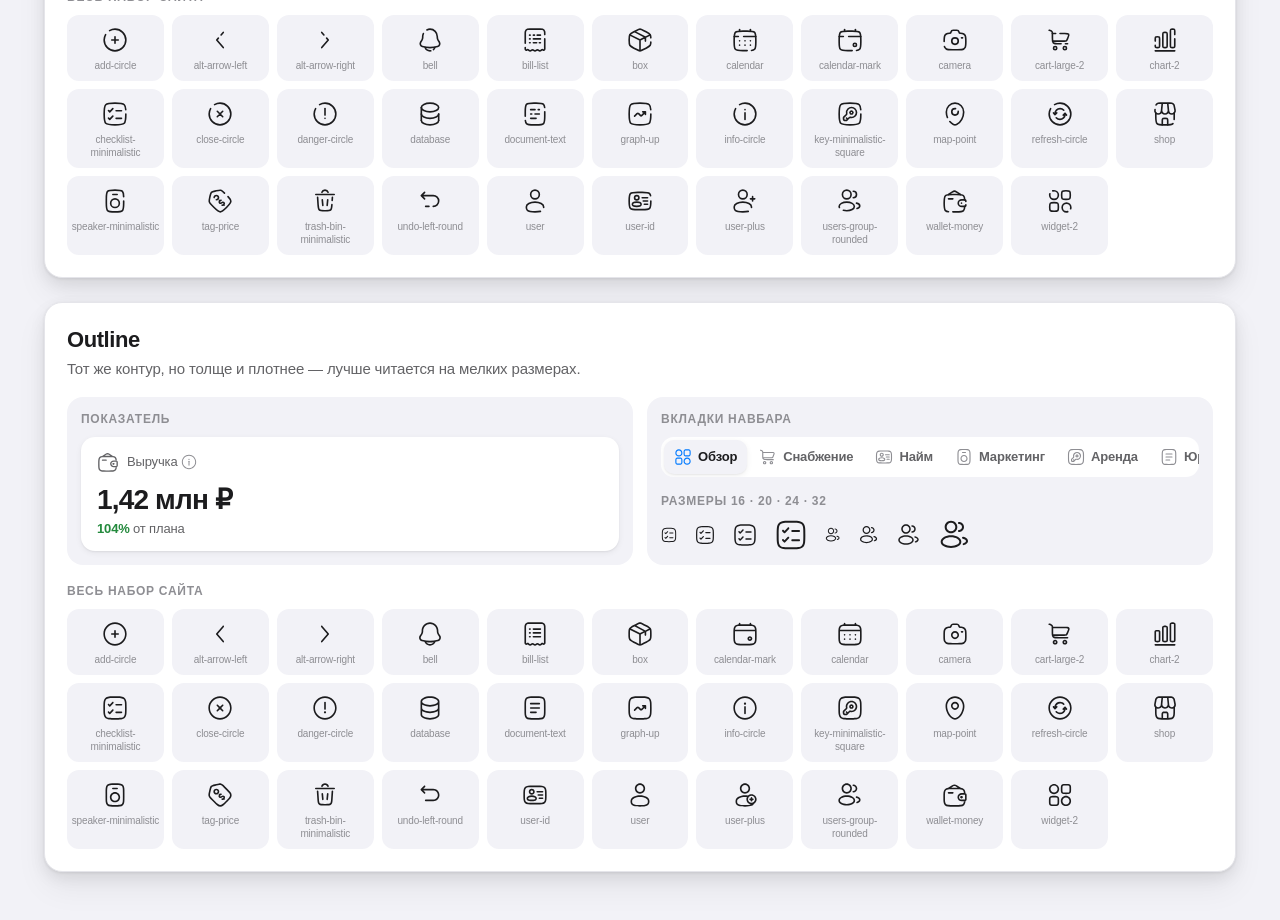
<file: design/5-icon-styles.html>
<!doctype html>
<html lang="ru">
<head>
<meta charset="utf-8">
<meta name="viewport" content="width=device-width, initial-scale=1">
<title>Стили иконок</title>
<link rel="stylesheet" href="../css/app.css">
<style>
  .style { padding: 22px; margin-top: 24px; }
  .style.cur { outline: 3px solid var(--blue); outline-offset: -1px; }
  .style-h { display: flex; align-items: center; gap: 12px; flex-wrap: wrap; margin-bottom: 4px; }
  .style-h h2 { font-size: 22px; font-weight: 700; letter-spacing: -0.02em; }
  .ctx { display: grid; grid-template-columns: repeat(auto-fit, minmax(240px, 1fr)); gap: 14px; margin: 18px 0; }
  .ctx > div { background: var(--inset); border-radius: 16px; padding: 14px; min-width: 0; }
  .ctx .stat { background: #fff; box-shadow: var(--shadow-sm); border-radius: 14px; }
  .demo-tabs { display: flex; gap: 2px; padding: 3px; background: #fff; border-radius: 13px; overflow-x: auto; scrollbar-width: none; }
  .demo-tabs .tab { font-size: 13px; padding: 0 10px; min-height: 34px; }
  .demo-tabs .tab.on { background: var(--inset); }
  .grid { display: grid; grid-template-columns: repeat(auto-fill, minmax(92px, 1fr)); gap: 8px; }
  .cell { display: flex; flex-direction: column; align-items: center; gap: 6px; padding: 12px 4px 8px; border-radius: 12px; background: var(--inset); color: var(--text); }
  .cell span { font-size: 10px; color: var(--text-3); text-align: center; overflow-wrap: anywhere; }
  .sizes { display: flex; align-items: center; gap: 18px; color: var(--text); }
  .cap { font-size: 12px; font-weight: 700; color: var(--text-3); text-transform: uppercase; letter-spacing: .06em; margin-bottom: 10px; }
</style>
</head>
<body>
<main class="wrap">
  <h1 class="h1">Стили иконок Solar</h1>
  <p class="sub">Все четыре — контурные, без заливки и без фона. Синяя рамка — стиль, который сейчас стоит на сайте.</p>
  <div id="root"></div>
</main>

<script src="assets/solar-styles.js"></script>
<script>
const STYLES = [
  ['linear', 'Linear', 'Тонкий ровный контур 1.5px. Самый чистый и «эппловский».'],
  ['line-duotone', 'Line Duotone', 'Контур, часть линий полупрозрачная — добавляет глубину, но без заливки.'],
  ['broken', 'Broken', 'Контур с разрывами — более живой, «дизайнерский» характер.'],
  ['outline', 'Outline', 'Тот же контур, но толще и плотнее — лучше читается на мелких размерах.'],
];
const ic = (set, name, size = 22) => `<svg class="ic" viewBox="0 0 24 24" width="${size}" height="${size}" aria-hidden="true">${SOLAR[set][name] || ''}</svg>`;
const TABS = [['Обзор', 'widget-2'], ['Снабжение', 'cart-large-2'], ['Найм', 'user-id'], ['Маркетинг', 'speaker-minimalistic'], ['Аренда', 'key-minimalistic-square'], ['Юр. часть', 'document-text']];

document.getElementById('root').innerHTML = STYLES.map(([id, title, desc], i) => {
  const s = SOLAR[id];
  return `
  <section class="card style ${i === 0 ? 'cur' : ''}">
    <div class="style-h"><h2>${title}</h2>${i === 0 ? '<span class="pill n">сейчас на сайте</span>' : ''}</div>
    <p class="sub">${desc}</p>
    <div class="ctx">
      <div>
        <div class="cap">Показатель</div>
        <div class="stat" style="padding:14px 16px">
          <div class="stat-head"><span class="kpi-ic">${ic(id, 'wallet-money')}</span><span class="label lab">Выручка <span class="info">${ic(id, 'info-circle', 16)}</span></span></div>
          <div class="num">1,42 млн ₽</div><div class="label" style="margin-top:4px"><span class="up">104%</span> от плана</div>
        </div>
      </div>
      <div>
        <div class="cap">Вкладки навбара</div>
        <div class="demo-tabs">${TABS.map(([n, k], j) => `<span class="tab ${j === 0 ? 'on' : ''}">${ic(id, k, 18)}${n}</span>`).join('')}</div>
        <div class="cap" style="margin-top:16px">Размеры 16 · 20 · 24 · 32</div>
        <div class="sizes">${[16, 20, 24, 32].map(z => ic(id, 'checklist-minimalistic', z)).join('')}${[16, 20, 24, 32].map(z => ic(id, 'users-group-rounded', z)).join('')}</div>
      </div>
    </div>
    <div class="cap">Весь набор сайта</div>
    <div class="grid">${Object.keys(s).map(k => `<div class="cell">${ic(id, k, 26)}<span>${k}</span></div>`).join('')}</div>
  </section>`;
}).join('');
</script>
</body>
</html>
</file>
<file: css/app.css>
/* =========================================================
   CRM — стили. Mobile-first: базовые правила для телефона,
   @media (min-width) расширяют под планшет и компьютер.
   ========================================================= */
:root {
  --font: -apple-system, BlinkMacSystemFont, "SF Pro Display", "SF Pro Text", "Segoe UI", Roboto, "Helvetica Neue", Arial, sans-serif;

  --bg: #F2F2F7;            /* фон страницы — iOS systemGray6 */
  --card: #FFFFFF;          /* карточки — белые */
  --inset: #F2F2F7;         /* элементы внутри белых карточек */
  --card-strong: #E5E5EA;   /* iOS systemGray5 */
  --border: #D1D1D6;        /* iOS systemGray4 */
  --bar: #C7C7CC;           /* iOS systemGray3 */

  --text: #1C1C1E;
  --text-2: #636366;
  --text-3: #8E8E93;

  /* Статусы — системные цвета iOS */
  --green: #34C759;
  --green-ink: #248A3D;     /* тот же зелёный, темнее — для текста на светлом */
  --green-bg: rgba(52,199,89,.14);
  --red: #FF3B30;
  --red-ink: #D70015;
  --red-bg: rgba(255,59,48,.13);
  --blue: #007AFF;

  --shadow-sm: 0 1px 2px rgba(0,0,0,.06), 0 2px 6px rgba(0,0,0,.06);
  --shadow: 0 1px 3px rgba(0,0,0,.08), 0 6px 16px rgba(0,0,0,.08), 0 16px 32px rgba(0,0,0,.06);
  --shadow-lg: 0 2px 4px rgba(0,0,0,.08), 0 12px 28px rgba(0,0,0,.12), 0 28px 56px rgba(0,0,0,.10);

  --r: 18px;
  --r-sm: 12px;
  --gutter: 16px;
  --safe-l: env(safe-area-inset-left, 0px);
  --safe-r: env(safe-area-inset-right, 0px);
  --safe-b: env(safe-area-inset-bottom, 0px);
  color-scheme: light;
}

* { box-sizing: border-box; margin: 0; padding: 0; }
html { -webkit-text-size-adjust: 100%; text-size-adjust: 100%; }
body {
  font-family: var(--font);
  background: var(--bg);
  color: var(--text);
  -webkit-font-smoothing: antialiased;
  -webkit-tap-highlight-color: transparent;
  font-variant-numeric: tabular-nums;
  letter-spacing: -0.01em;
  line-height: 1.35;
  overflow-x: hidden;
}
body.no-scroll { overflow: hidden; }
a { color: inherit; text-decoration: none; }
button, input, select { font: inherit; color: inherit; }
button { border: 0; background: none; cursor: pointer; }
:focus-visible { outline: 3px solid rgba(0,122,255,.5); outline-offset: 2px; border-radius: 8px; }

.wrap {
  max-width: 1240px; margin: 0 auto;
  padding: 20px calc(var(--gutter) + var(--safe-r)) calc(48px + var(--safe-b)) calc(var(--gutter) + var(--safe-l));
}
@media (min-width: 768px) { :root { --gutter: 24px; } .wrap { padding-top: 32px; } }

/* ---------- Типографика ---------- */
.h1 { font-size: 28px; font-weight: 700; letter-spacing: -0.025em; line-height: 1.15; }
.h2 { font-size: 24px; font-weight: 700; letter-spacing: -0.02em; }
.h3 { font-size: 20px; font-weight: 700; letter-spacing: -0.02em; margin: 28px 0 14px; }
@media (min-width: 768px) { .h1 { font-size: 34px; } }
.sub { color: var(--text-2); font-size: 15px; margin-top: 4px; }
.label { font-size: 13px; color: var(--text-2); font-weight: 500; }
.num { font-size: 28px; font-weight: 800; letter-spacing: -0.03em; line-height: 1.1; margin-top: 6px; }
.num small { font-size: 15px; font-weight: 700; letter-spacing: -0.01em; }
.up { color: var(--green-ink); font-weight: 600; }
.down { color: var(--red-ink); font-weight: 600; }
.muted { color: var(--text-3); }
.min0 { min-width: 0; }

/* ---------- Поверхности ---------- */
.card {
  background: var(--card);
  border: 1px solid var(--card-strong);
  border-radius: var(--r);
  box-shadow: var(--shadow);
}

.page-head { display: flex; justify-content: space-between; align-items: flex-start; gap: 12px; margin-bottom: 20px; }
@media (min-width: 768px) { .page-head { margin-bottom: 28px; align-items: flex-end; } }

/* ---------- Статусы ---------- */
.dot { width: 10px; height: 10px; border-radius: 50%; display: inline-block; flex: none; }
.dot.g { background: var(--green); box-shadow: 0 0 0 3px var(--green-bg); }
.dot.r { background: var(--red);   box-shadow: 0 0 0 3px var(--red-bg); }

.pill { display: inline-flex; align-items: center; gap: 6px; font-size: 13px; font-weight: 600; padding: 5px 10px; border-radius: 999px; white-space: nowrap; }
.pill.g { background: var(--green-bg); color: var(--green-ink); }
.pill.r { background: var(--red-bg);   color: var(--red-ink); }
.pill.n { background: var(--inset); color: var(--text-2); border: 1px solid var(--card-strong); white-space: normal; }

/* ---------- Кнопки ---------- */
.btn {
  display: inline-flex; align-items: center; justify-content: center; gap: 8px;
  min-height: 44px; padding: 0 16px; border-radius: 12px; font-size: 15px; font-weight: 600; cursor: pointer;
  transition: transform .1s, background .15s;
}
.btn:active { transform: scale(.98); }
.btn.primary { background: var(--text); color: #fff; box-shadow: var(--shadow-sm); }
.btn.ghost { background: var(--card); border: 1px solid var(--card-strong); box-shadow: var(--shadow-sm); }
.card .btn.ghost { background: var(--inset); box-shadow: none; }
.btn.danger { background: var(--red-bg); color: var(--red-ink); }
.btn.full { width: 100%; }
.btn svg { flex: none; }
@media (max-width: 480px) { #dataBtn span { display: none; } #dataBtn { width: 44px; padding: 0; } }

.icon-btn {
  width: 44px; height: 44px; flex: none; border-radius: 12px;
  display: inline-flex; align-items: center; justify-content: center;
  background: var(--card); border: 1px solid var(--card-strong); box-shadow: var(--shadow-sm);
}
.icon-btn.subtle { background: none; border: 0; box-shadow: none; color: var(--text-3); width: 40px; height: 40px; }
.icon-btn.subtle:hover { color: var(--red); }

/* Значок задач с бейджем */
.tasks-btn {
  position: relative; z-index: 2; flex: none;
  width: 44px; height: 44px; border-radius: 12px; background: var(--card); --badge-ring: var(--bg);
  display: inline-flex; align-items: center; justify-content: center;
  border: 1px solid var(--card-strong); box-shadow: var(--shadow-sm);
  transition: transform .15s;
}
.tasks-btn:active { transform: scale(.94); }
.tasks-btn svg { width: 21px; height: 21px; }
.tasks-btn .badge {
  position: absolute; top: -6px; right: -6px;
  min-width: 21px; height: 21px; padding: 0 6px; border-radius: 11px;
  background: var(--red); color: #fff; font-size: 12px; font-weight: 700;
  display: flex; align-items: center; justify-content: center; border: 2px solid var(--badge-ring);
}
.card .tasks-btn { background: var(--inset); box-shadow: none; --badge-ring: var(--card); }
.tasks-btn .badge.calm { background: var(--text); }
.tasks-btn .badge.zero { background: var(--green); }

/* Фото филиала / заглушка */
.photo { position: relative; overflow: hidden; display: flex; align-items: center; justify-content: center; color: rgba(255,255,255,.55);
  background: radial-gradient(120% 80% at 80% 0%, rgba(255,255,255,.18), transparent 60%), linear-gradient(135deg, var(--p1, #1C1C1E), var(--p2, #3A3A3C)); }
.photo img { width: 100%; height: 100%; object-fit: cover; position: absolute; inset: 0; }
.photo svg { width: 40px; height: 40px; opacity: .55; }
.tone-1 { --p1:#1C1C1E; --p2:#3A3A3C; }
.tone-2 { --p1:#2B2F36; --p2:#4A5160; }
.tone-3 { --p1:#30262A; --p2:#57434A; }
.tone-4 { --p1:#232B27; --p2:#3F4D45; }
.tone-5 { --p1:#2A2733; --p2:#4A4560; }
.tone-6 { --p1:#3A2E1E; --p2:#6B5333; }

/* =========================================================
   Страница 1 — филиалы
   ========================================================= */
.summary { display: grid; grid-template-columns: repeat(2, 1fr); gap: 12px; margin-bottom: 24px; }
.stat { padding: 14px 16px; min-width: 0; }
@media (min-width: 900px) { .summary { grid-template-columns: repeat(4, 1fr); gap: 16px; margin-bottom: 32px; } .stat { padding: 18px 20px; } .summary .num { font-size: 34px; } }

.branch-grid { display: grid; grid-template-columns: 1fr; gap: 16px; }
@media (min-width: 640px)  { .branch-grid { grid-template-columns: repeat(2, 1fr); gap: 20px; } }
@media (min-width: 1040px) { .branch-grid { grid-template-columns: repeat(3, 1fr); gap: 24px; } }

.branch { position: relative; overflow: hidden; display: flex; flex-direction: column; transition: transform .2s, box-shadow .2s; }
@media (hover: hover) { .branch:hover { transform: translateY(-4px); box-shadow: var(--shadow-lg); } }
.branch:active { transform: scale(.99); }
.stretched { position: absolute; inset: 0; z-index: 1; border-radius: var(--r); }
.branch-photo { aspect-ratio: 16 / 9; }
.type-chip { display: inline-flex; align-items: center; gap: 6px; position: absolute; left: 12px; top: 12px; background: rgba(255,255,255,.94); font-size: 12px; font-weight: 600; padding: 5px 10px; border-radius: 8px; box-shadow: var(--shadow-sm); }
.branch-body { padding: 16px 16px 14px; display: flex; flex-direction: column; flex: 1; }
@media (min-width: 768px) { .branch-body { padding: 18px 20px 16px; } }
.branch-top { display: flex; justify-content: space-between; align-items: flex-start; gap: 12px; }
/* Все строки карточки фиксированной высоты — показатели стоят ровно одинаково у всех филиалов */
.branch h3 { font-size: 20px; font-weight: 700; letter-spacing: -0.02em; line-height: 26px; height: 26px; white-space: nowrap; overflow: hidden; text-overflow: ellipsis; }
.addr { color: var(--text-2); font-size: 14px; margin-top: 4px; height: 20px; display: flex; align-items: center; gap: 4px; min-width: 0; }
.addr span { white-space: nowrap; overflow: hidden; text-overflow: ellipsis; }
.addr .ic, .mgr .ic { color: var(--text-3); flex: none; }
.mgr { display: inline-flex; align-items: center; gap: 5px; }
.chips { display: flex; gap: 8px; flex-wrap: wrap; margin-top: 12px; }
.branch .chips { flex-wrap: nowrap; height: 30px; align-items: center; overflow: hidden; }
.chips .calm-note { display: inline-flex; align-items: center; gap: 6px; font-size: 13px; font-weight: 500; color: var(--text-3); }
.chips svg { flex: none; }
.mini-kpis { display: grid; grid-template-columns: repeat(3, 1fr); gap: 8px; margin-top: 12px; margin-bottom: 16px; }
.mini { background: var(--inset); border-radius: var(--r-sm); padding: 9px 10px; min-width: 0; }
.mini .label { font-size: 12px; white-space: nowrap; overflow: hidden; text-overflow: ellipsis; }
.mini .v { font-size: 21px; font-weight: 800; margin-top: 3px; letter-spacing: -0.03em; white-space: nowrap; }
.mini .v small { font-size: 13px; font-weight: 700; }
.branch-foot { display: flex; justify-content: space-between; align-items: center; margin-top: auto; padding-top: 14px; border-top: 1px solid var(--card-strong); font-size: 13px; color: var(--text-2); min-width: 0; }
.mgr { min-width: 0; white-space: nowrap; overflow: hidden; text-overflow: ellipsis; }
.branch-foot b { color: var(--text); }
.branch-foot svg { color: var(--text-3); }

/* =========================================================
   Страница 2 — филиал
   ========================================================= */
/* Навбар — плавающий «остров» (вариант B) с иконками во вкладках */
.topbar {
  position: sticky; top: 0; z-index: 50;
  padding: calc(env(safe-area-inset-top, 0px) + 10px) calc(var(--gutter) + var(--safe-r)) 0 calc(var(--gutter) + var(--safe-l));
  pointer-events: none; /* сам отступ вокруг острова прозрачен для кликов */
}
.topbar-in {
  pointer-events: auto;
  max-width: calc(1240px - 2 * var(--gutter)); margin: 0 auto;
  background: rgba(255,255,255,.9);
  -webkit-backdrop-filter: saturate(180%) blur(20px); backdrop-filter: saturate(180%) blur(20px);
  border: 1px solid var(--card-strong); border-radius: 20px; box-shadow: var(--shadow-lg);
  padding: 8px;
  display: grid; grid-template-columns: auto 1fr auto; grid-template-areas: "back name tasks" "tabs tabs tabs";
  align-items: center; column-gap: 12px;
  --badge-ring: var(--card);
}
.topbar .back { grid-area: back; }
.bn { grid-area: name; font-weight: 700; font-size: 17px; display: flex; align-items: center; gap: 8px; min-width: 0; }
.bn-text { white-space: nowrap; overflow: hidden; text-overflow: ellipsis; }
.topbar .tasks-btn { grid-area: tasks; background: var(--inset); box-shadow: none; }
.topbar .icon-btn.back { background: var(--inset); box-shadow: none; }

/* Вкладки — сегментированный переключатель в сером треке */
.tabs {
  grid-area: tabs; display: flex; gap: 2px; margin-top: 8px; padding: 3px;
  background: var(--inset); border-radius: 13px;
  overflow-x: auto; scrollbar-width: none; scroll-snap-type: x proximity; -webkit-overflow-scrolling: touch;
}
.tabs::-webkit-scrollbar { display: none; }
.tab {
  flex: none; white-space: nowrap; display: inline-flex; align-items: center; gap: 6px;
  min-height: 38px; padding: 0 12px; border-radius: 10px;
  font-size: 14px; font-weight: 600; color: var(--text-2); scroll-snap-align: start;
  transition: background .15s, color .15s, box-shadow .15s;
}
.tab .ic { color: var(--text-3); transition: color .15s; }
@media (hover: hover) { .tab:hover { color: var(--text); } .tab:hover .ic { color: var(--text-2); } }
.tab.on { background: var(--card); color: var(--text); box-shadow: var(--shadow-sm); }
.tab.on .ic { color: var(--blue); }

@media (min-width: 1000px) {
  .topbar { padding-top: calc(env(safe-area-inset-top, 0px) + 12px); }
  .topbar-in { grid-template-columns: auto auto 1fr auto; grid-template-areas: "back name tabs tasks"; column-gap: 16px; padding: 8px 8px 8px 8px; }
  .tabs { margin-top: 0; justify-self: start; max-width: 100%; }
}

.kpis { display: grid; grid-template-columns: repeat(2, 1fr); gap: 12px; margin-bottom: 16px; }
.kpis .wide { grid-column: span 2; }
.kpis .num { font-size: 30px; margin: 6px 0 4px; }
.kpis .d { font-size: 14px; color: var(--text-2); }
.kpis .d .up, .kpis .d .down { font-weight: 700; }
@media (min-width: 640px)  { .kpis { grid-template-columns: repeat(3, 1fr); } .kpis .wide { grid-column: span 1; } }
@media (min-width: 1040px) { .kpis { grid-template-columns: repeat(5, 1fr); gap: 16px; margin-bottom: 24px; } .kpis .num { font-size: 34px; } }

.two { display: grid; grid-template-columns: 1fr; gap: 16px; }
@media (min-width: 900px) { .two { grid-template-columns: 2fr 1fr; gap: 24px; } }
.panel { padding: 18px 16px; min-width: 0; }
@media (min-width: 768px) { .panel { padding: 22px 24px; } }
.panel-t { display: flex; justify-content: space-between; align-items: center; gap: 8px; margin-bottom: 18px; flex-wrap: wrap; }
.panel-t h2 { font-size: 17px; font-weight: 700; }

/* График (ApexCharts) */
.chart-box { min-height: 230px; margin: -8px -10px -14px -6px; }
.legend { display: inline-flex; align-items: center; gap: 6px; font-size: 12px; font-weight: 600; color: var(--text-2); white-space: nowrap; }
.legend-plan { width: 18px; border-top: 2px dashed var(--red); }
.apexcharts-canvas, .apexcharts-svg { font-family: var(--font) !important; }
.apexcharts-tooltip.apexcharts-theme-light { background: transparent !important; border: 0 !important; box-shadow: none !important; }
.ctip { background: var(--text); color: #fff; padding: 9px 12px; border-radius: 12px; box-shadow: var(--shadow-lg); font-size: 13px; line-height: 1.4; }
.ctip b { display: block; font-size: 15px; }
.ctip span { color: #AEAEB2; }

/* Лента «Требует внимания» */
.att { list-style: none; display: flex; flex-direction: column; gap: 8px; margin-bottom: 14px; }
.att li { background: var(--inset); border-radius: 12px; padding: 11px 12px; display: flex; gap: 12px; align-items: flex-start; font-size: 14px; font-weight: 500; }
.att li .dot { margin-top: 5px; }
.att small { display: block; color: var(--text-2); margin-top: 2px; font-size: 12px; font-weight: 400; }

/* Карточки разделов */
.cats { display: grid; grid-template-columns: repeat(2, 1fr); gap: 12px; }
@media (min-width: 768px)  { .cats { grid-template-columns: repeat(3, 1fr); gap: 16px; } }
@media (min-width: 1040px) { .cats { grid-template-columns: repeat(auto-fit, minmax(170px, 1fr)); } }
.cat { padding: 14px 16px; border-top: 4px solid var(--c); transition: transform .2s, box-shadow .2s; min-width: 0; }
.cat.g { --c: var(--green); } .cat.r { --c: var(--red); }
@media (hover: hover) { .cat:hover { transform: translateY(-3px); box-shadow: var(--shadow-lg); } }
.cat-t { font-weight: 700; font-size: 15px; display: flex; align-items: center; gap: 10px; }
.cat-name { flex: 1; min-width: 0; overflow: hidden; text-overflow: ellipsis; white-space: nowrap; }
.cat-v { font-size: 22px; font-weight: 800; letter-spacing: -0.02em; margin: 12px 0 2px; }

.empty-ic { display: inline-flex; width: 72px; height: 72px; border-radius: 20px; background: var(--inset); align-items: center; justify-content: center; margin-bottom: 16px; }
.empty-sheet { text-align: center; padding: 56px 24px; max-width: 560px; margin: 24px auto; border: 2px dashed var(--border); box-shadow: var(--shadow-sm); }
.empty-note { color: var(--text-3); font-size: 14px; padding: 8px 0 14px; }

/* =========================================================
   Выдвижная панель (задачи, данные)
   ========================================================= */
.sheet-root { position: fixed; inset: 0; z-index: 100; }
.sheet-backdrop { position: absolute; inset: 0; background: rgba(0,0,0,.32); opacity: 0; transition: opacity .25s; }
.sheet {
  position: absolute; left: 0; right: 0; bottom: 0; max-height: 88vh; max-height: 88dvh;
  background: var(--bg); border-radius: 22px 22px 0 0; box-shadow: var(--shadow-lg);
  display: flex; flex-direction: column;
  transform: translateY(100%); transition: transform .28s cubic-bezier(.2,.8,.2,1);
  padding-bottom: var(--safe-b);
}
.sheet-root.open .sheet-backdrop { opacity: 1; }
.sheet-root.open .sheet { transform: none; }
.sheet-grab { width: 40px; height: 5px; border-radius: 3px; background: var(--border); margin: 8px auto 0; }
.sheet-head { background: var(--card); display: flex; justify-content: space-between; align-items: center; gap: 12px; padding: 10px 16px 12px; border-bottom: 1px solid var(--card-strong); }
.sheet-head h2 { font-size: 19px; font-weight: 700; letter-spacing: -0.02em; min-width: 0; overflow: hidden; text-overflow: ellipsis; white-space: nowrap; }
.sheet-body { padding: 16px; overflow-y: auto; overscroll-behavior: contain; -webkit-overflow-scrolling: touch; }
@media (min-width: 768px) {
  .sheet { left: auto; top: 0; width: 440px; max-height: none; border-radius: 22px 0 0 22px; transform: translateX(100%); }
  .sheet-grab { display: none; }
  .sheet-head { padding: 18px 20px 14px; }
  .sheet-body { padding: 20px; }
}
@media (prefers-reduced-motion: reduce) { .sheet, .sheet-backdrop, .branch, .cat { transition: none; } }

.stack { display: flex; flex-direction: column; gap: 10px; margin-top: 16px; }
.err { color: var(--red-ink); font-size: 14px; margin-top: 12px; }

/* Задачи */
.task-form { display: grid; grid-template-columns: 1fr 1fr; gap: 10px; margin-bottom: 20px; }
.task-form input[name=title], .task-form .btn { grid-column: span 2; }
.task-form input, .task-form select {
  min-height: 44px; border-radius: 12px; border: 1px solid var(--card-strong); background: var(--card);
  padding: 0 12px; font-size: 16px; /* 16px — iOS не будет зумить поле */ width: 100%; min-width: 0;
}
.task-form input:focus, .task-form select:focus { outline: none; border-color: var(--blue); box-shadow: 0 0 0 3px rgba(0,122,255,.2); background: #fff; }

/* Карточка задач в «Обзоре» */
.tasks-card { margin-top: 16px; scroll-margin-top: 140px; }
.tasks-card .task-form input, .tasks-card .task-form select { background: var(--inset); border-color: transparent; }
.tasks-card .task-form input:focus, .tasks-card .task-form select:focus { background: #fff; border-color: var(--blue); }
.tasks-card .task { background: var(--inset); border-color: transparent; box-shadow: none; }
.tasks-card .task.overdue { background: #FFF1F0; border-color: rgba(255,59,48,.35); }
@media (min-width: 768px) {
  .tasks-card .task-form { grid-template-columns: 1fr 200px 180px auto; }
  .tasks-card .task-form input[name=title], .tasks-card .task-form .btn { grid-column: auto; }
}
@media (min-width: 900px) { .tasks-card { margin-top: 24px; scroll-margin-top: 100px; } .tasks-card .task-list { display: grid; grid-template-columns: 1fr 1fr; } }

.list-title { font-size: 13px; font-weight: 600; color: var(--text-2); text-transform: uppercase; letter-spacing: .04em; margin-bottom: 8px; }
.task-list { list-style: none; display: flex; flex-direction: column; gap: 8px; }
.task { display: flex; align-items: center; gap: 12px; background: var(--card); border: 1px solid var(--card-strong); border-radius: 14px; padding: 8px 6px 8px 12px; box-shadow: var(--shadow-sm); }
.task.overdue { border-color: rgba(255,59,48,.45); background: #FFF5F4; }
.task-main { flex: 1; min-width: 0; }
.task-title { font-size: 15px; font-weight: 500; overflow-wrap: anywhere; }
.task-meta { font-size: 12px; color: var(--text-2); margin-top: 2px; }
.task.overdue .task-meta b { color: var(--red-ink); }
.task.done .task-title { text-decoration: line-through; color: var(--text-3); }
.check { position: relative; width: 28px; height: 28px; flex: none; cursor: pointer; }
.check input { position: absolute; inset: -8px; opacity: 0; cursor: pointer; width: 44px; height: 44px; }
.check span { position: absolute; inset: 2px; border-radius: 50%; border: 2px solid var(--border); background: #fff; transition: background .15s, border-color .15s; pointer-events: none; }
.check input:checked + span { background: var(--green); border-color: var(--green); }
.check input:checked + span::after { content: ""; position: absolute; left: 7px; top: 3px; width: 6px; height: 11px; border: solid #fff; border-width: 0 2.5px 2.5px 0; transform: rotate(45deg); }
.check input:focus-visible + span { box-shadow: 0 0 0 3px rgba(0,122,255,.4); }
.done-block { margin-top: 18px; }
.done-block summary { cursor: pointer; font-size: 14px; font-weight: 600; color: var(--text-2); padding: 8px 0; min-height: 44px; display: flex; align-items: center; }

/* =========================================================
   Иконки, значок «i», подсказки
   ========================================================= */
.ic { flex: none; display: block; }
.btn .ic { margin-left: -2px; }

/* Иконка показателя в сером квадрате */
.kpi-ic { flex: none; color: var(--text-2); display: inline-flex; align-items: center; justify-content: center; }
.stat-head { display: flex; align-items: center; gap: 8px; min-width: 0; }
.stat-head + .num { margin-top: 12px; }
.lab { display: flex; align-items: center; gap: 4px; min-width: 0; }
h2.lab .kpi-ic { margin-right: 4px; }
.mini .lab { gap: 2px; }

/* Кнопка «i»: маленькая иконка, но зона нажатия 32px */
.info {
  position: relative; z-index: 2; flex: none;
  width: 22px; height: 22px; margin: -5px -3px; padding: 0;
  display: inline-flex; align-items: center; justify-content: center;
  color: var(--text-3); border-radius: 50%; cursor: help;
  transition: color .15s;
}
.info::before { content: ""; position: absolute; inset: -5px; }
.info:hover, .info[aria-describedby] { color: var(--blue); }
.mini .info .ic { width: 14px; height: 14px; }
.chips .info { margin-left: -6px; }

.tip {
  position: fixed; z-index: 200; left: 0; top: 0; max-width: min(300px, calc(100vw - 16px));
  background: var(--text); color: #fff; font-size: 13px; line-height: 1.4; font-weight: 500; letter-spacing: 0;
  padding: 10px 12px; border-radius: 12px; box-shadow: var(--shadow-lg);
  opacity: 0; transform: translateY(4px); pointer-events: none; transition: opacity .15s, transform .15s;
}
.tip.on { opacity: 1; transform: none; }
.tip::after {
  content: ""; position: absolute; left: var(--arrow-x, 50%); bottom: -5px; width: 10px; height: 10px; margin-left: -5px;
  background: inherit; transform: rotate(45deg); border-radius: 2px;
}
.tip.below::after { bottom: auto; top: -5px; }
@media (prefers-reduced-motion: reduce) { .tip { transition: none; } }
</file>
<file: design/assets/base.css>
/* Общие токены для всех вариантов макета */
:root {
  --font: -apple-system, BlinkMacSystemFont, "SF Pro Display", "SF Pro Text", "Helvetica Neue", Arial, sans-serif;

  /* Фон и поверхности */
  --bg: #FFFFFF;
  --card: #F2F2F7;          /* iOS systemGray6 */
  --card-strong: #E5E5EA;   /* iOS systemGray5 */
  --border: #D1D1D6;        /* iOS systemGray4 */

  /* Текст */
  --text: #1C1C1E;
  --text-2: #636366;        /* systemGray */
  --text-3: #8E8E93;

  /* Цвета статуса iOS — насыщенные */
  --green: #34C759;
  --green-bg: #34C75920;
  --red: #FF3B30;
  --red-bg: #FF3B3020;
  --orange: #FF9500;
  --orange-bg: #FF950020;
  --blue: #007AFF;
  --blue-bg: #007AFF1A;

  /* Тени — заметные, многослойные */
  --shadow-sm: 0 1px 2px rgba(0,0,0,.06), 0 2px 6px rgba(0,0,0,.06);
  --shadow: 0 1px 3px rgba(0,0,0,.08), 0 6px 16px rgba(0,0,0,.08), 0 16px 32px rgba(0,0,0,.06);
  --shadow-lg: 0 2px 4px rgba(0,0,0,.08), 0 12px 28px rgba(0,0,0,.12), 0 28px 56px rgba(0,0,0,.10);

  --r: 18px;
  --r-sm: 12px;
}

* { box-sizing: border-box; margin: 0; padding: 0; }
body {
  font-family: var(--font);
  background: var(--bg);
  color: var(--text);
  -webkit-font-smoothing: antialiased;
  font-feature-settings: "tnum";
  letter-spacing: -0.01em;
}
a { color: inherit; text-decoration: none; }
button { font: inherit; border: 0; background: none; cursor: pointer; color: inherit; }

.wrap { max-width: 1240px; margin: 0 auto; padding: 32px 24px 64px; }
@media (max-width: 640px) { .wrap { padding: 20px 16px 48px; } }

.card {
  background: var(--card);
  border: 1px solid var(--card-strong);
  border-radius: var(--r);
  box-shadow: var(--shadow);
}

/* Плашка-подпись варианта (для макета) */
.variant-tag {
  position: fixed; right: 16px; bottom: 16px; z-index: 100;
  background: var(--text); color: #fff;
  font-size: 12px; font-weight: 600; padding: 8px 12px; border-radius: 10px;
  box-shadow: var(--shadow);
}
.variant-tag a { color: #8ab8ff; margin-left: 8px; }

/* Заглушка фото филиала */
.photo {
  position: relative; overflow: hidden;
  background:
    radial-gradient(120% 80% at 80% 0%, rgba(255,255,255,.18), transparent 60%),
    linear-gradient(135deg, var(--p1, #2C2C2E), var(--p2, #48484A));
  color: rgba(255,255,255,.55);
  display: flex; align-items: center; justify-content: center;
}
.photo svg { width: 44px; height: 44px; opacity: .55; }
.p-1 { --p1:#1C1C1E; --p2:#3A3A3C; }
.p-2 { --p1:#2B2F36; --p2:#4A5160; }
.p-3 { --p1:#30262A; --p2:#57434A; }
.p-4 { --p1:#232B27; --p2:#3F4D45; }
.p-5 { --p1:#2A2733; --p2:#4A4560; }
.p-6 { --p1:#3A2E1E; --p2:#6B5333; }

/* Статусы */
.dot { width: 10px; height: 10px; border-radius: 50%; display: inline-block; flex: none; }
.dot.g { background: var(--green); box-shadow: 0 0 0 3px var(--green-bg); }
.dot.r { background: var(--red);   box-shadow: 0 0 0 3px var(--red-bg); }
.dot.o { background: var(--orange);box-shadow: 0 0 0 3px var(--orange-bg); }

.up   { color: var(--green); font-weight: 600; }
.down { color: var(--red);   font-weight: 600; }

.pill {
  display: inline-flex; align-items: center; gap: 6px;
  font-size: 13px; font-weight: 600; padding: 5px 10px; border-radius: 999px;
}
.pill.g { background: var(--green-bg); color: #1F8A3B; }
.pill.r { background: var(--red-bg);   color: #D70015; }
.pill.o { background: var(--orange-bg);color: #C46A00; }
.pill.n { background: #fff; color: var(--text-2); border: 1px solid var(--card-strong); }

/* Значок задач */
.tasks {
  position: relative; display: inline-flex; align-items: center; justify-content: center;
  width: 40px; height: 40px; border-radius: 12px; background: #fff;
  box-shadow: var(--shadow-sm); border: 1px solid var(--card-strong);
}
.tasks svg { width: 20px; height: 20px; }
.tasks .badge {
  position: absolute; top: -6px; right: -6px;
  min-width: 20px; height: 20px; padding: 0 6px; border-radius: 10px;
  background: var(--red); color: #fff; font-size: 12px; font-weight: 700;
  display: flex; align-items: center; justify-content: center;
  border: 2px solid #fff;
}
.tasks .badge.zero { background: var(--green); }

.h1 { font-size: 34px; font-weight: 700; letter-spacing: -0.025em; }
.sub { color: var(--text-2); font-size: 15px; margin-top: 4px; }
.label { font-size: 13px; color: var(--text-2); font-weight: 500; }
.num { font-size: 22px; font-weight: 700; letter-spacing: -0.02em; }
</file>
